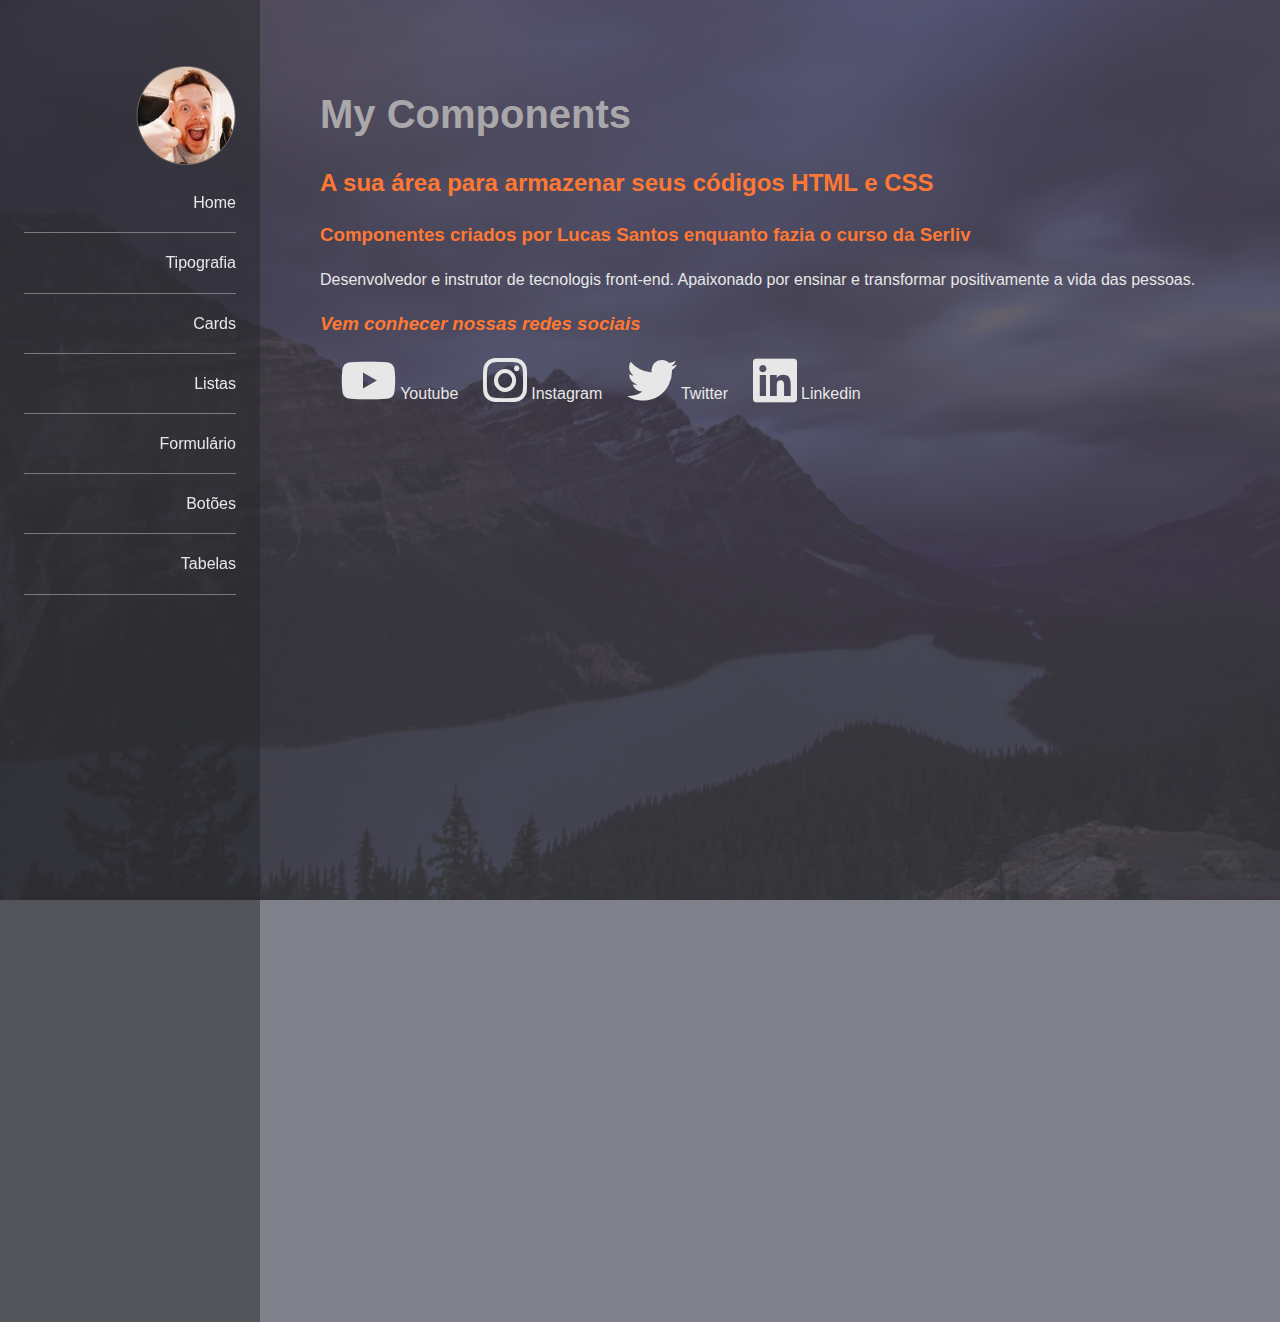
<file: mycomponents/index.html>
<!DOCTYPE html>
<html lang="pt-br">
<head>
    <meta charset="UTF-8">
    <meta name="viewport" content="width=device-width, initial-scale=1.0">
    <link rel="stylesheet" href="./fontawesome-free-6.4.0-web/css/fontawesome.css">
    <link rel="stylesheet" href="./fontawesome-free-6.4.0-web/css/brands.css">
    <link rel="stylesheet" href="./css/reset.css">
    <link rel="stylesheet" href="./css/style.css">
    <title>MyComponents</title>
</head>
<body>

    <header class="main-header">
        <nav class="main-nav">
            <a href="#"><img src="./images/perfil.png" alt="" class="perfil-img"></a>

            <ul class="lista">
                <li><a href="index.html">Home</a></li>
                <li><a href="tipografia.html">Tipografia</a></li>
                <li><a href="cards.html">Cards</a></li>
                <li><a href="listas.html">Listas</a></li>
                <li><a href="formulario.html">Formulário</a></li>
                <li><a href="botoes.html">Botões</a></li>
                <li><a href="tabelas.html">Tabelas</a></li>
            </ul>
        </nav>

    </header>



    <main class="main">
<h1 class="titulo">My Components</h1>
    
<h2 class="sub-titulo">A sua área para armazenar seus códigos HTML e CSS</h2>

<h3 class="texto">Componentes criados por Lucas Santos enquanto fazia o curso da <a href="https://serliv.com/"></a>Serliv</h3>

<p class="paragrafo">Desenvolvedor e instrutor de tecnologis front-end. Apaixonado por ensinar e transformar positivamente a vida das pessoas. </p>

<address class="redes">
    <h3>Vem conhecer nossas redes sociais</h3>
    <p>
        <a href="#"> <i class="fa-brands fa-youtube"></i> Youtube</a>
        <a href="#"> <i class="fa-brands fa-instagram"></i> Instagram</a>
        <a href="#"> <i class="fa-brands fa-twitter"></i> Twitter</a>
        <a href="#"> <i class="fa-brands fa-linkedin"></i> Linkedin</a>

        
    </p>
</address>
</main>
</body>
</html>
</file>
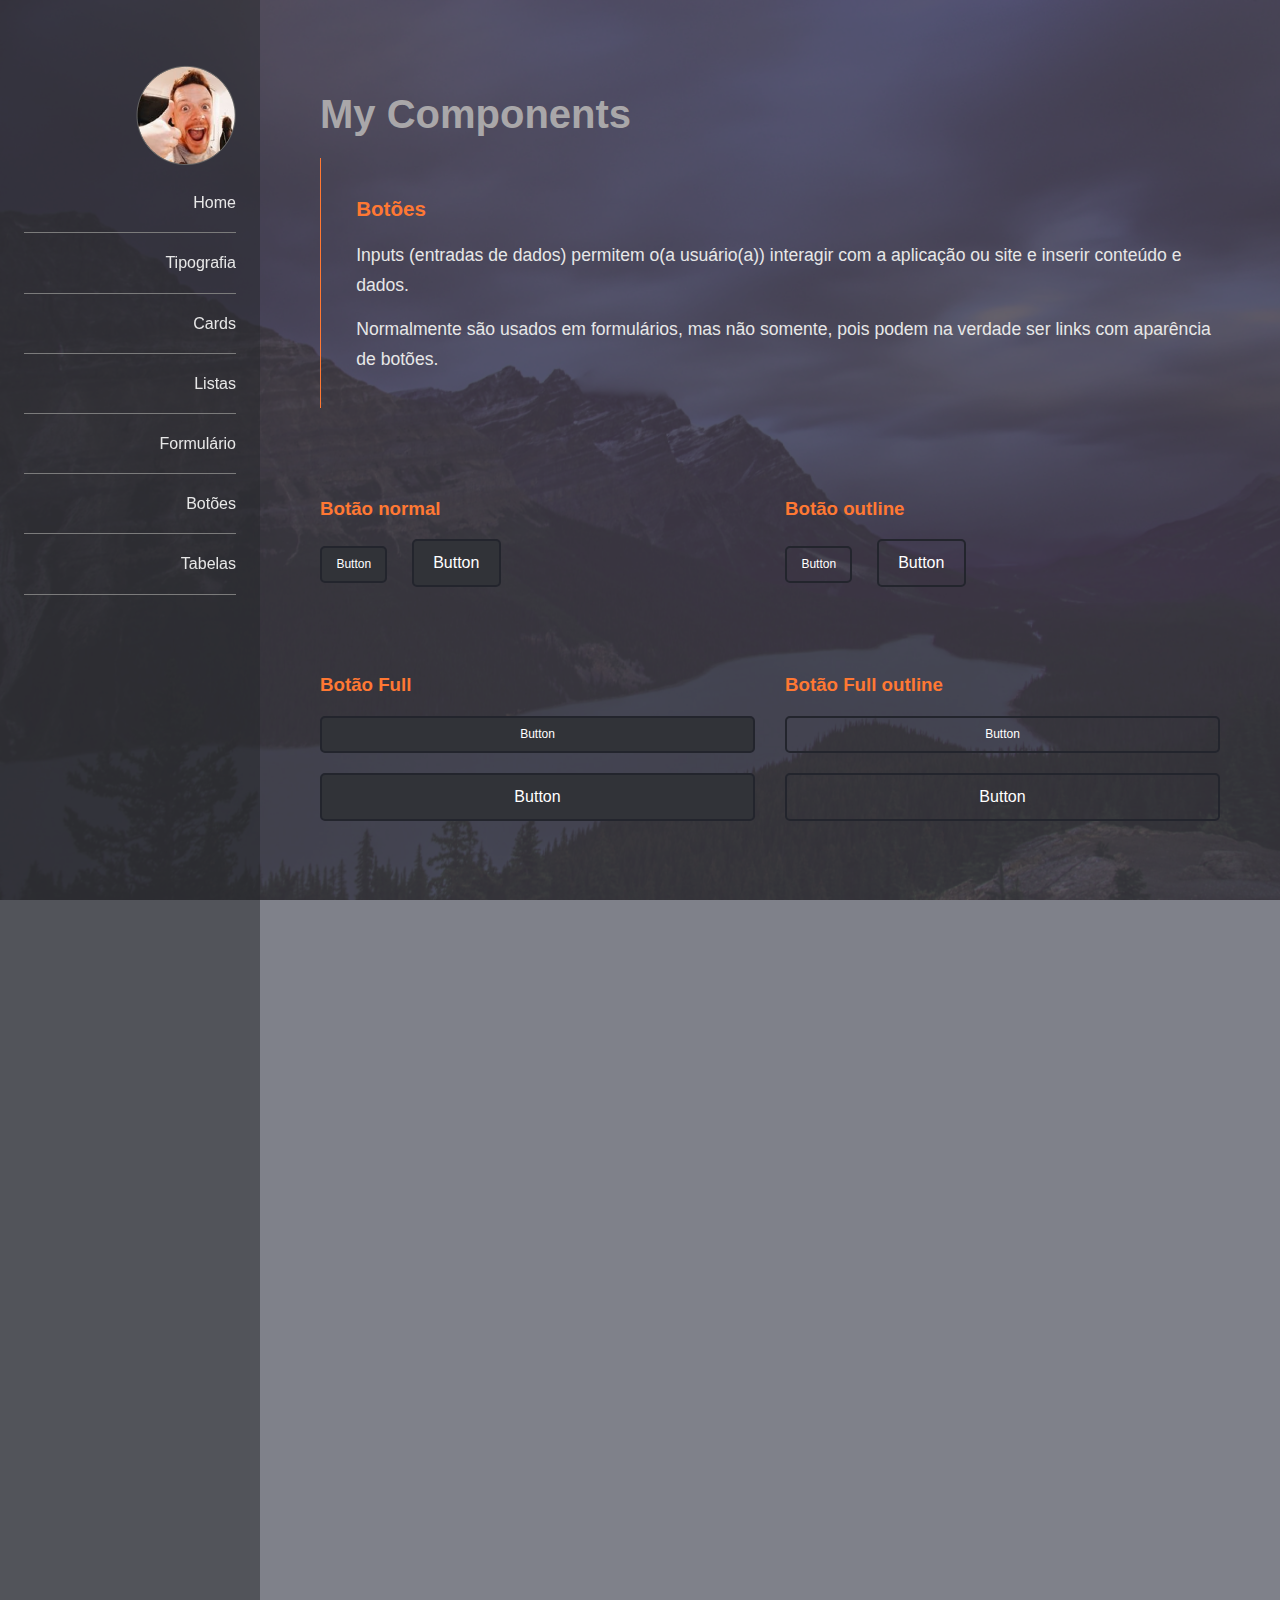
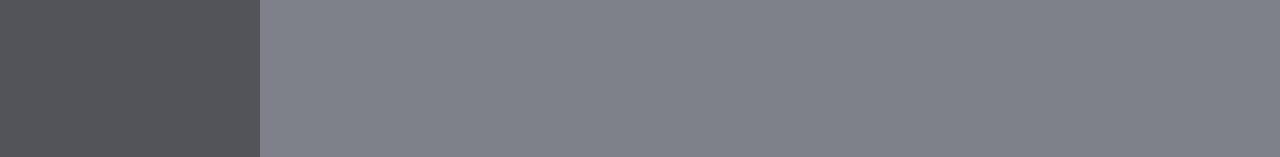
<file: mycomponents/botoes.html>
<!DOCTYPE html>
<html lang="pt-br">
<head>
    <meta charset="UTF-8">
    <meta name="viewport" content="width=device-width, initial-scale=1.0">
    <link rel="stylesheet" href="./css/reset.css">
    <link rel="stylesheet" href="./css/style.css">
    <title>MyComponents</title>
</head>
<body>

    <header class="main-header">
        <nav class="main-nav">
            <a href="#"><img src="./images/perfil.png" alt="" class="perfil-img"></a>

            <ul class="lista">
                <li><a href="index.html">Home</a></li>
                <li><a href="tipografia.html">Tipografia</a></li>
                <li><a href="cards.html">Cards</a></li>
                <li><a href="listas.html">Listas</a></li>
                <li><a href="formulario.html">Formulário</a></li>
                <li><a href="botoes.html">Botões</a></li>
                <li><a href="tabelas.html">Tabelas</a></li>
            </ul>
        </nav>

    </header>



    <main class="main">
<h1 class="titulo">My Components</h1>

<article class="highlight">
    <h3>Botões</h3>
    <p>Inputs (entradas de dados) permitem o(a usuário(a)) interagir com a aplicação ou site e inserir conteúdo e dados.</p>
    <p>Normalmente são usados em formulários, mas não somente, pois podem na verdade ser links com aparência de botões.</p>
</article>

<section>
    <div class="row">
        <article>
            <h3>Botão normal</h3>
            <button class="btn">Button</button>
            <button class="btn btn-big">Button</button>
        </article>

        <article>
            <h3>Botão outline</h3>
            <button class="btn btn-stroke">Button</button>
            <button class="btn btn-stroke btn-big">Button</button>
        </article>
    </div>
</section>


<section>
    <div class="row">
        <article>
            <h3>Botão Full</h3>
            <button class="btn btn-full">Button</button>
            <button class="btn btn-big btn-full">Button</button>
        </article>

        <article>
            <h3>Botão Full outline</h3>
            <button class="btn btn-stroke btn-full">Button</button>
            <button class="btn btn-stroke btn-big btn-full">Button</button>
        </article>
    </div>
</section>
</main>
</body>
</html>
</file>
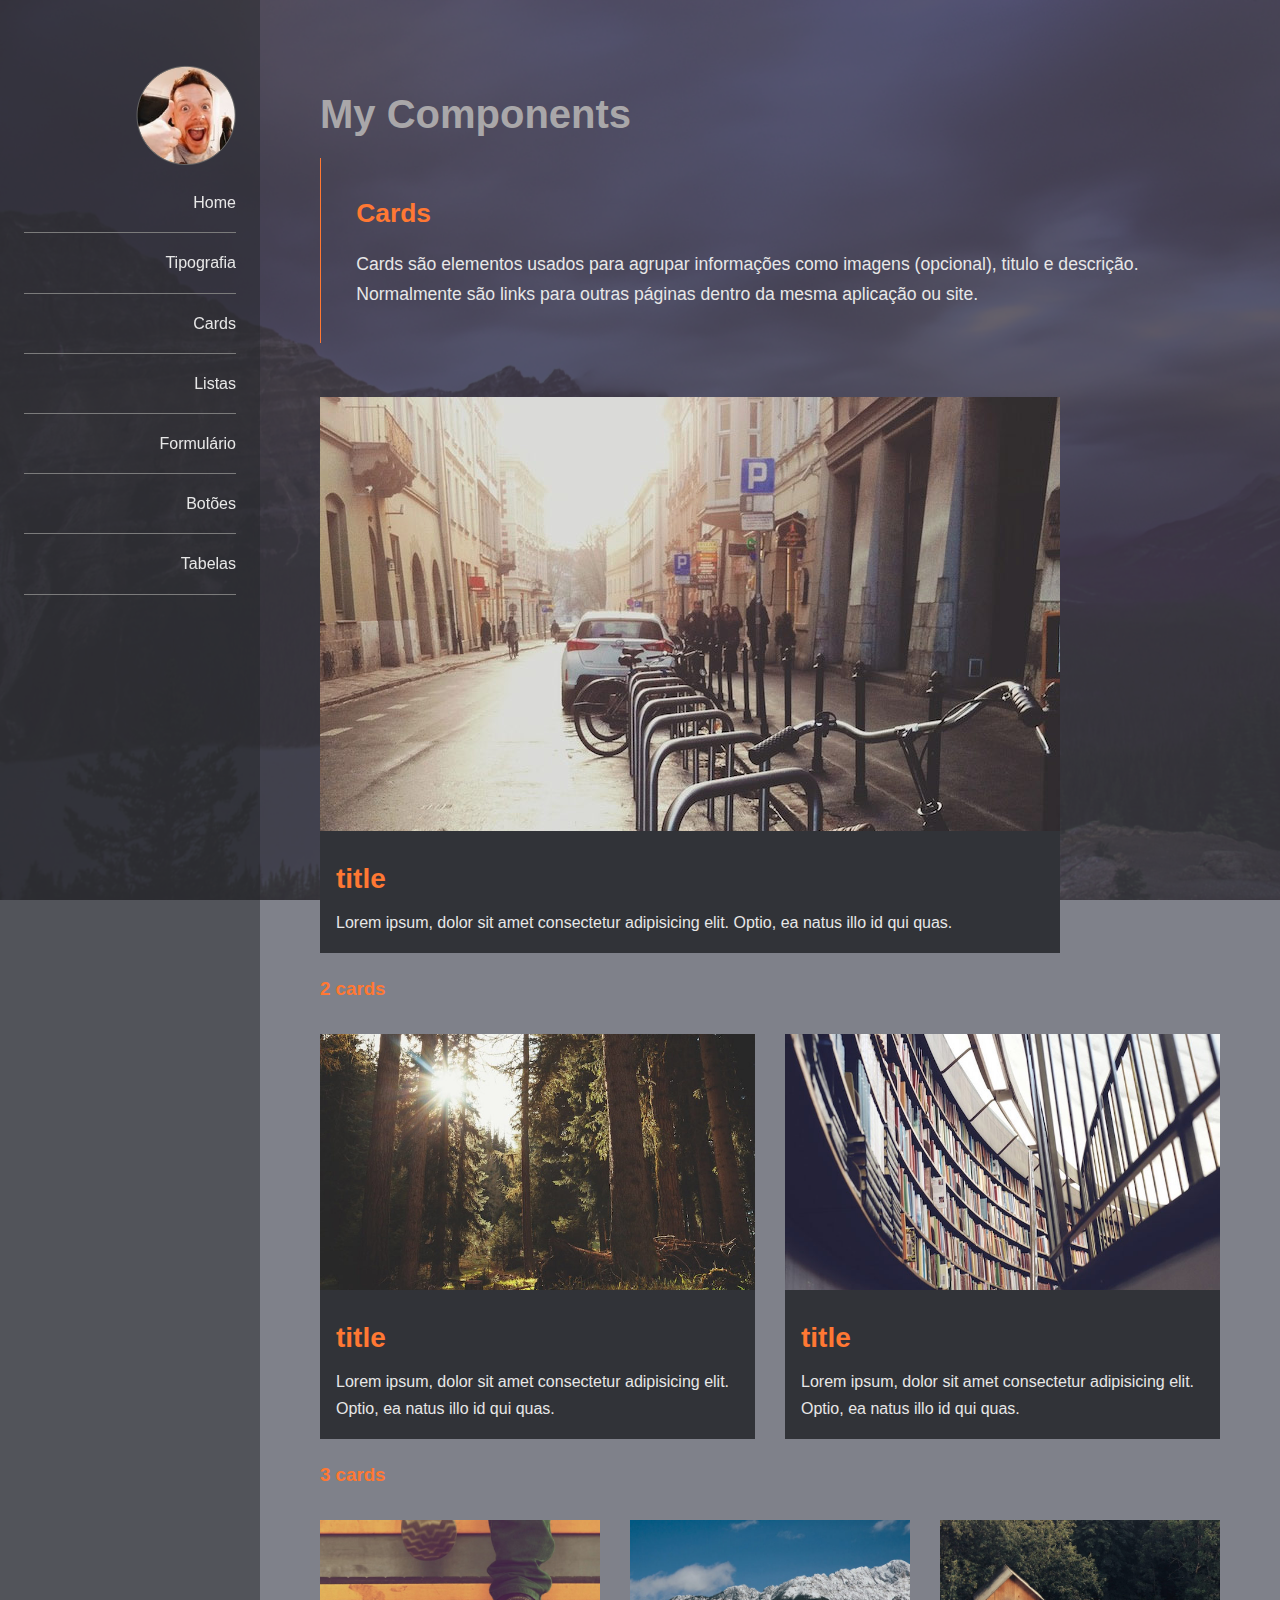
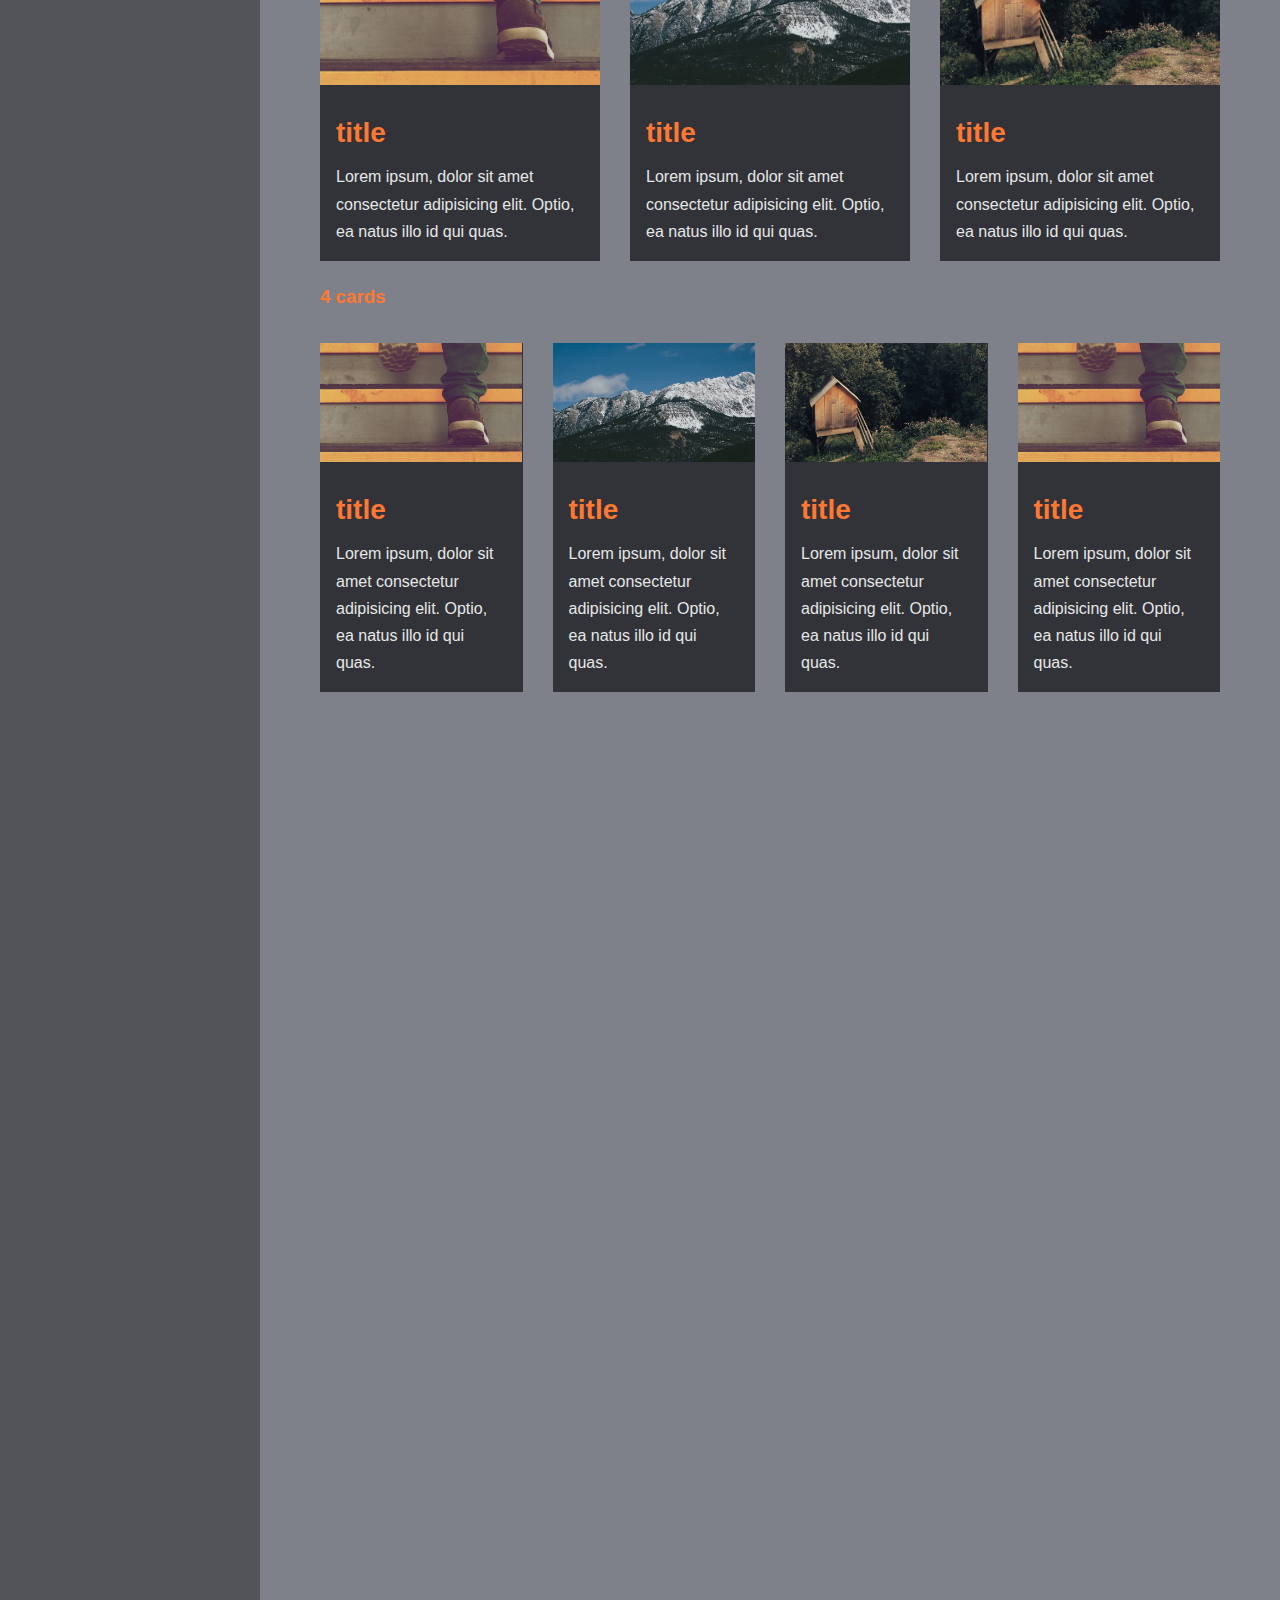
<file: mycomponents/cards.html>
<!DOCTYPE html>
<html lang="pt-br">

<head>
    <meta charset="UTF-8">
    <meta name="viewport" content="width=device-width, initial-scale=1.0">
    <link rel="stylesheet" href="./css/reset.css">
    <link rel="stylesheet" href="./css/style.css">
    <title>MyComponents</title>
</head>

<body>

    <header class="main-header">
        <nav class="main-nav">
            <a href="#"><img src="./images/perfil.png" alt="" class="perfil-img"></a>

            <ul class="lista">
                <li><a href="index.html">Home</a></li>
                <li><a href="tipografia.html">Tipografia</a></li>
                <li><a href="cards.html">Cards</a></li>
                <li><a href="listas.html">Listas</a></li>
                <li><a href="formulario.html">Formulário</a></li>
                <li><a href="botoes.html">Botões</a></li>
                <li><a href="tabelas.html">Tabelas</a></li>
            </ul>
        </nav>

    </header>



    <main class="main">
        <h1 class="titulo">My Components</h1>

        <article class="highlight">
            <h2>Cards</h2>
            <p>
                Cards são elementos usados para agrupar informações como imagens (opcional), titulo e descrição.
                Normalmente são links para outras páginas dentro da mesma aplicação ou site.
            </p>
        </article>

        <section>
            <div class="row">
                <article class="card">
                    <img src="./images/fulls/01.jpg" alt="carrinho">
                    <div class="card_content">
                        <h3 class="card_title">title</h3>
                    
                    <p>Lorem ipsum, dolor sit amet consectetur adipisicing elit. Optio, ea natus illo id qui quas.</p></div>
                </article>
            </div>
        </section>

        <section>
            <h3>2 cards</h3>
            <div class="row">
                <article class="card">
                    <img src="./images/fulls/02.jpg" alt="carrinho">
                    <div class="card_content">
                        <h3 class="card_title">title</h3>
                    
                    <p>Lorem ipsum, dolor sit amet consectetur adipisicing elit. Optio, ea natus illo id qui quas.</p></div>
                </article>

                <article class="card">
                    <img src="./images/fulls/03.jpg" alt="carrinho">
                    <div class="card_content">
                        <h3 class="card_title">title</h3>
                    
                    <p>Lorem ipsum, dolor sit amet consectetur adipisicing elit. Optio, ea natus illo id qui quas.</p></div>
                </article>
            </div>
        </section>

        <section>
            <h3>3 cards</h3>
            <div class="row">
                <article class="card">
                    <img src="./images/fulls/04.jpg" alt="carrinho">
                    <div class="card_content">
                        <h3 class="card_title">title</h3>
                    
                    <p>Lorem ipsum, dolor sit amet consectetur adipisicing elit. Optio, ea natus illo id qui quas.</p></div>
                </article>

                <article class="card">
                    <img src="./images/fulls/05.jpg" alt="carrinho">
                    <div class="card_content">
                        <h3 class="card_title">title</h3>
                    
                    <p>Lorem ipsum, dolor sit amet consectetur adipisicing elit. Optio, ea natus illo id qui quas.</p></div>
                </article>

                <article class="card">
                    <img src="./images/fulls/06.jpg" alt="carrinho">
                    <div class="card_content">
                        <h3 class="card_title">title</h3>
                    
                    <p>Lorem ipsum, dolor sit amet consectetur adipisicing elit. Optio, ea natus illo id qui quas.</p></div>
                </article>
            </div>
        </section>

        <section>
            <h3>4 cards</h3>
            <div class="row">
                <article class="card">
                    <img src="./images/fulls/04.jpg" alt="carrinho">
                    <div class="card_content">
                        <h3 class="card_title">title</h3>
                    
                    <p>Lorem ipsum, dolor sit amet consectetur adipisicing elit. Optio, ea natus illo id qui quas.</p></div>
                </article>

                <article class="card">
                    <img src="./images/fulls/05.jpg" alt="carrinho">
                    <div class="card_content">
                        <h3 class="card_title">title</h3>
                    
                    <p>Lorem ipsum, dolor sit amet consectetur adipisicing elit. Optio, ea natus illo id qui quas.</p></div>
                </article>

                <article class="card">
                    <img src="./images/fulls/06.jpg" alt="carrinho">
                    <div class="card_content">
                        <h3 class="card_title">title</h3>
                    
                    <p>Lorem ipsum, dolor sit amet consectetur adipisicing elit. Optio, ea natus illo id qui quas.</p></div>
                </article>

                <article class="card">
                    <img src="./images/fulls/04.jpg" alt="carrinho">
                    <div class="card_content">
                        <h3 class="card_title">title</h3>
                    
                    <p>Lorem ipsum, dolor sit amet consectetur adipisicing elit. Optio, ea natus illo id qui quas.</p></div>
                </article>
            </div>
        </section>


    </main>
</body>

</html>
</file>
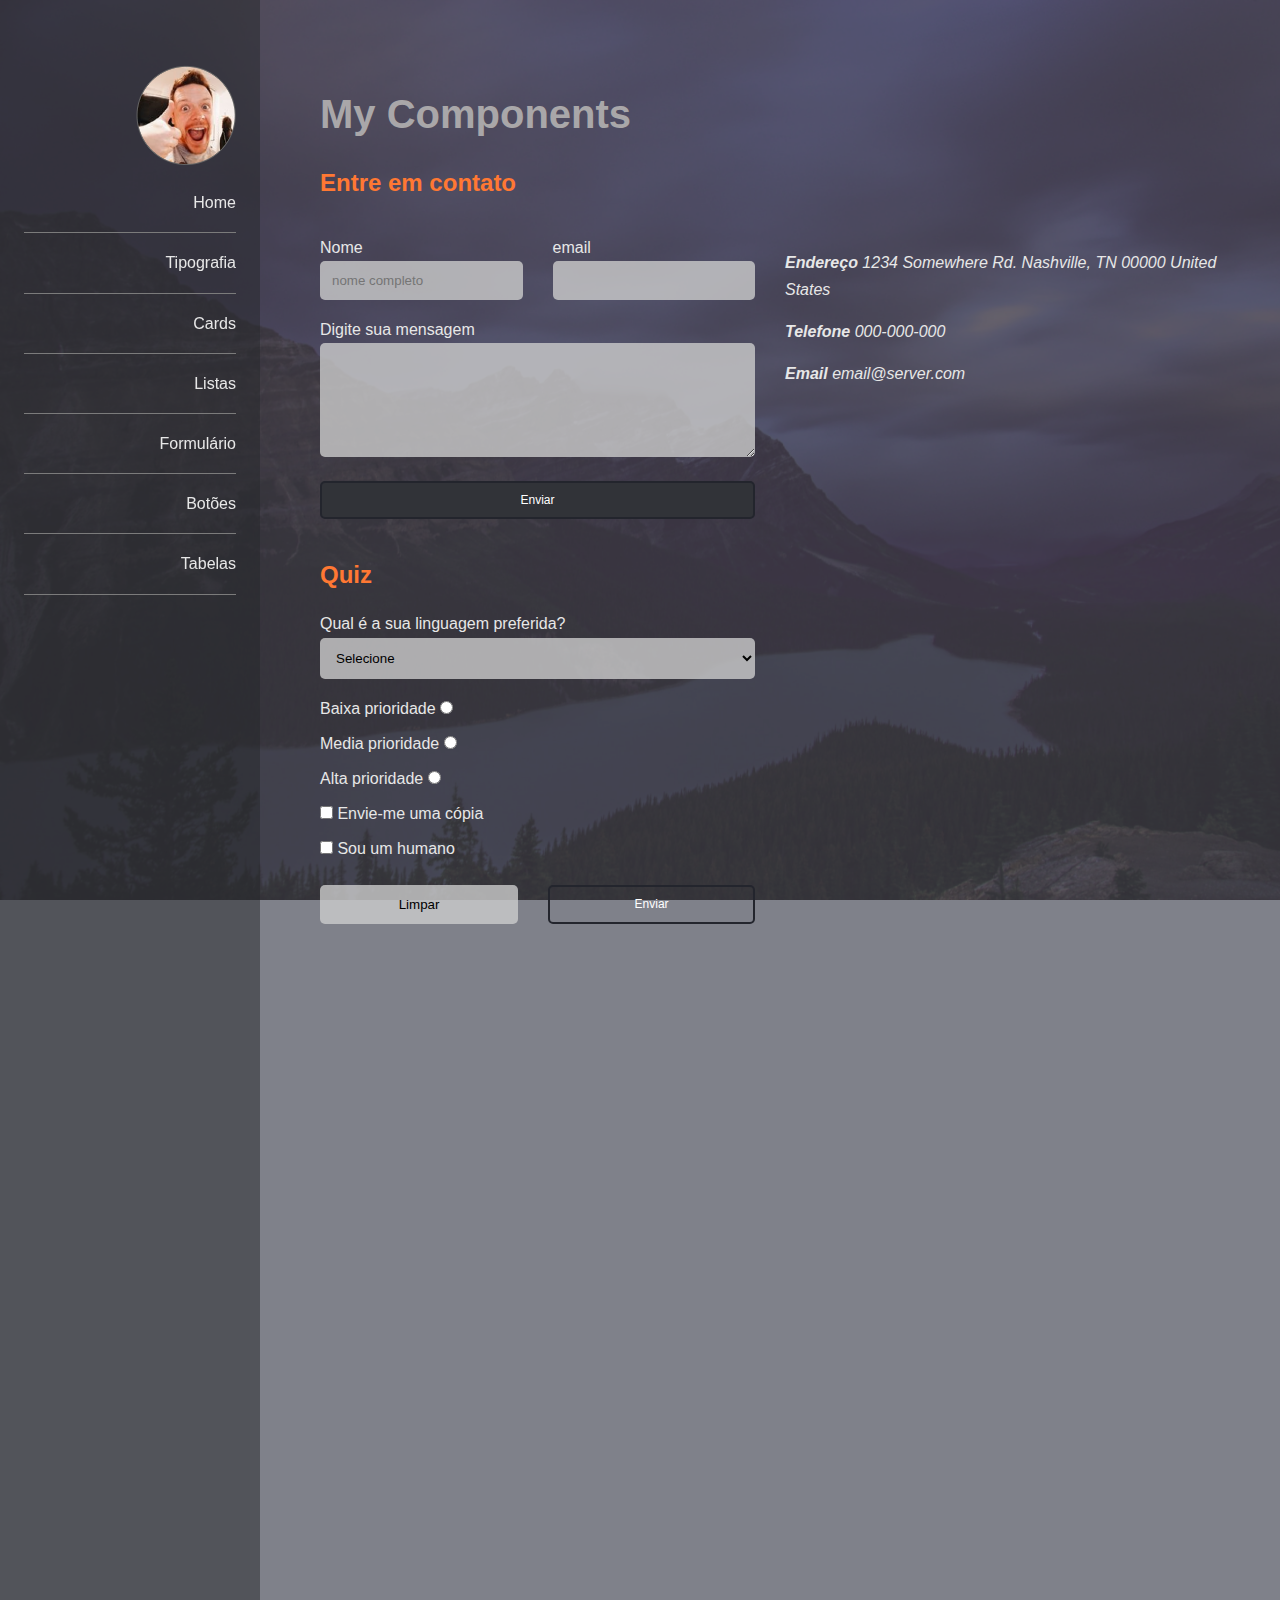
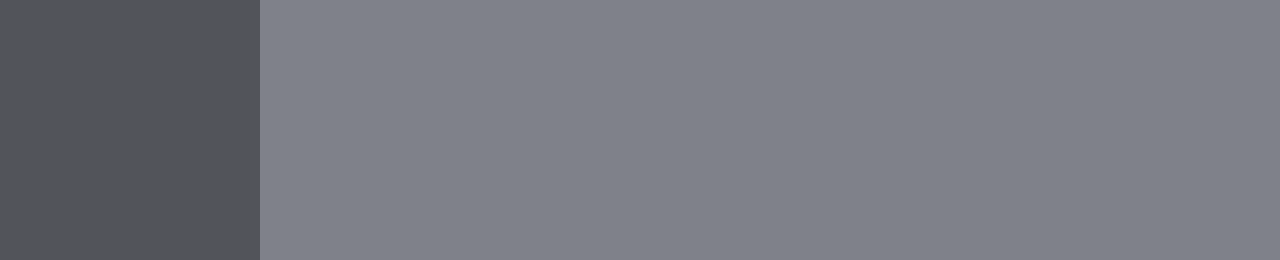
<file: mycomponents/formulario.html>
<!DOCTYPE html>
<html lang="pt-br">

<head>
    <meta charset="UTF-8">
    <meta name="viewport" content="width=device-width, initial-scale=1.0">
    <link rel="stylesheet" href="./css/reset.css">
    <link rel="stylesheet" href="./css/style.css">
    <title>MyComponents</title>
</head>

<body>

    <header class="main-header">
        <nav class="main-nav">
            <a href="#"><img src="./images/perfil.png" alt="" class="perfil-img"></a>

            <ul class="lista">
                <li><a href="index.html">Home</a></li>
                <li><a href="tipografia.html">Tipografia</a></li>
                <li><a href="cards.html">Cards</a></li>
                <li><a href="listas.html">Listas</a></li>
                <li><a href="formulario.html">Formulário</a></li>
                <li><a href="botoes.html">Botões</a></li>
                <li><a href="tabelas.html">Tabelas</a></li>
            </ul>
        </nav>

    </header>



    <main class="main">
        <h1 class="titulo">My Components</h1>

        <section>
            <h2>Entre em contato</h2>
            <div class="row">
                <form action="">
                    <div class="row">
                        <div><label for="nome">Nome</label> <input type="text" name="nome" id="nome"
                                placeholder="nome completo"></div>
                        <div><label for="email">email</label> <input type="email" name="email" id="email" autocomplete="off"></div>
                    </div>

                    <label for="mensagem">Digite sua mensagem</label>
                    <textarea name="mensagem" id="mensagem" rows="6"></textarea>

                    <input type="submit" value="Enviar" class="btn">
                </form>

                <address>
                    <p>
                        <b> Endereço</b> 1234 Somewhere Rd. Nashville, TN 00000 United States
                    </p>
                    <p>
                        <b>Telefone</b> 000-000-000
                    </p>
                    <p>
                        <b>Email</b> email@server.com
                    </p>

                </address>
            </div>
        </section>

        <section>
            <h2>Quiz</h2>
            <form action="" class="form-quiz">
                <label for="tecnologia">Qual é a sua linguagem preferida?</label>
                <select name="tecnologia" id="tecnologia">
                    <option value="null">Selecione</option>
                    <option value="html">HTML</option>
                    <option value="css">CSS</option>
                    <option value="js">JavaScript</option>
                </select>

                <label> Baixa prioridade <input type="radio" name="prioridade" value="baixa"></label>

                <label> Media prioridade <input type="radio" name="prioridade" value="media"></label>

                <label> Alta prioridade <input type="radio" name="prioridade" value="alta"></label>

                <label>
                    <input type="checkbox" name="copy" value="true"> Envie-me uma cópia
                </label>

                <label>
                    <input type="checkbox" name="humano" value="true"> Sou um humano
                </label>

                <div class="row">
                    <input type="reset" value="Limpar">
                    <input type="submit" value="Enviar" class="btn btn-stroke">
                </div>
            </form>
        </section>

    </main>
</body>

</html>
</file>
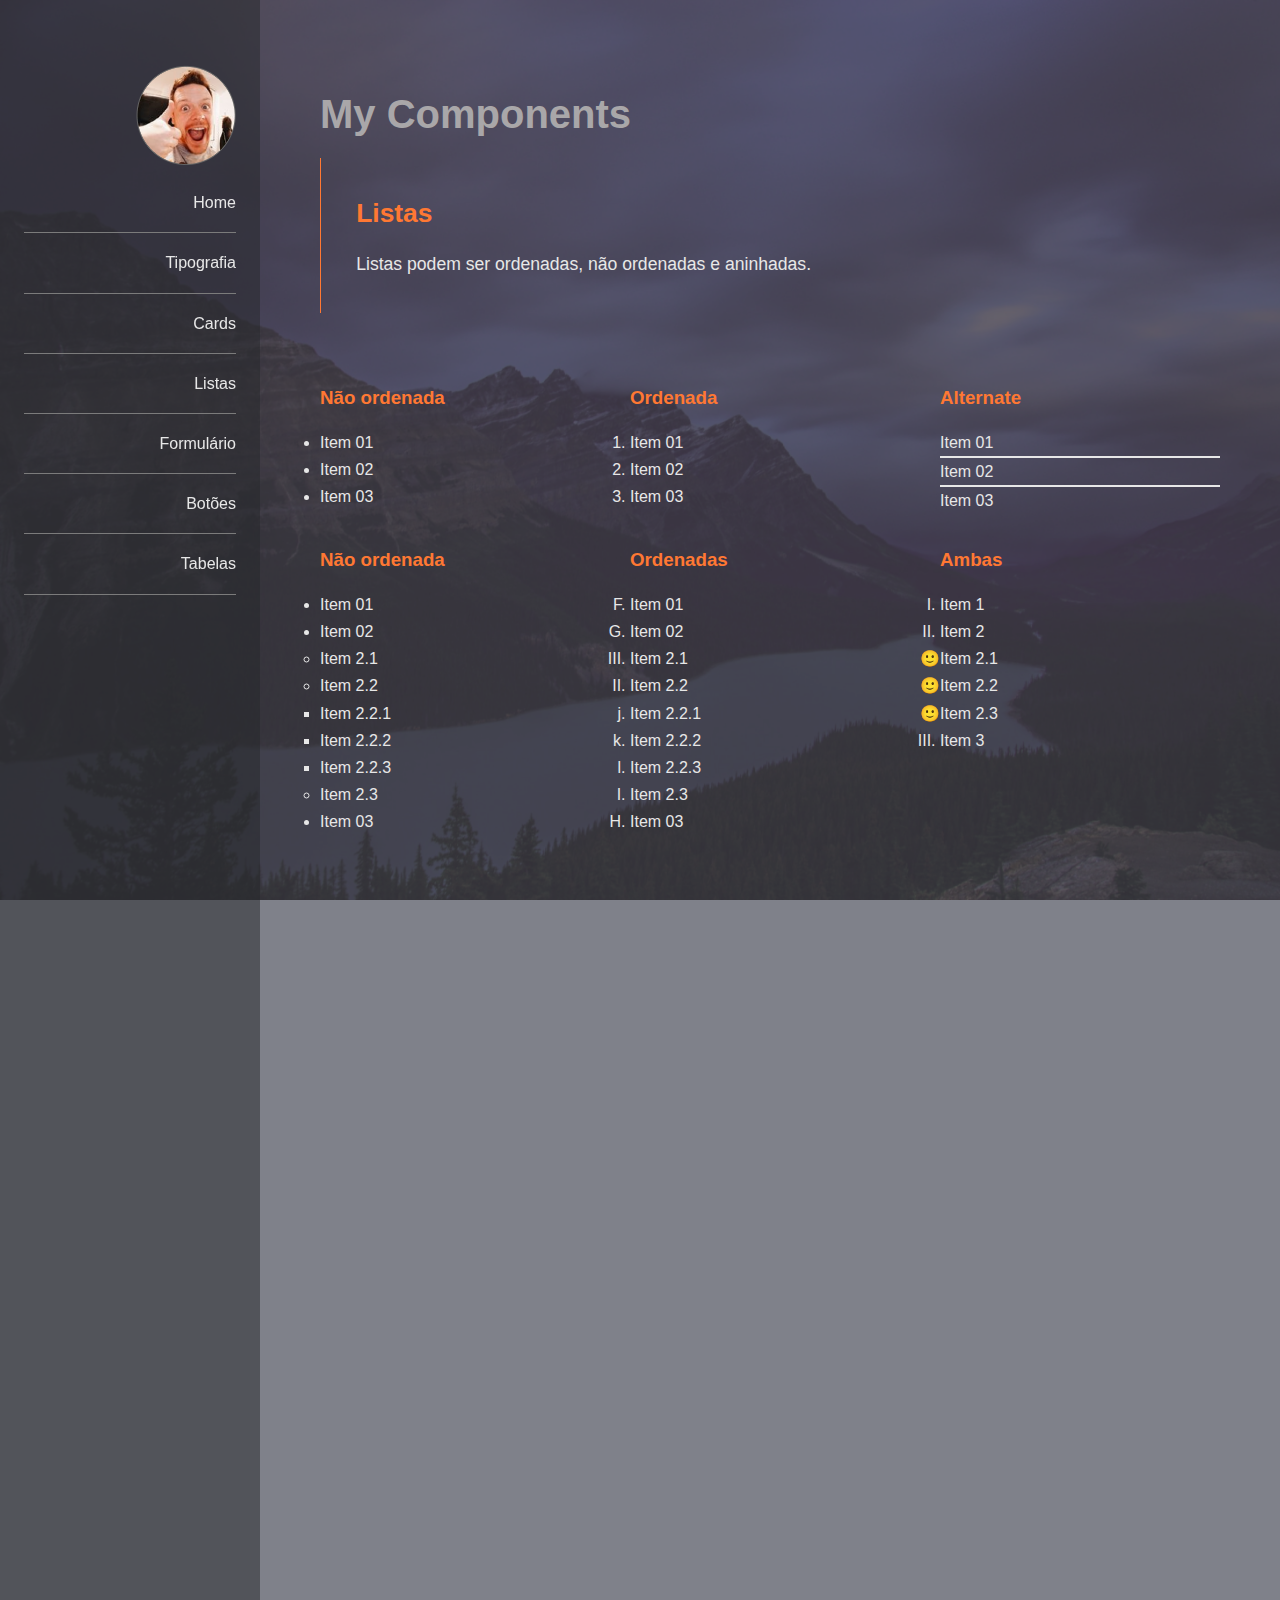
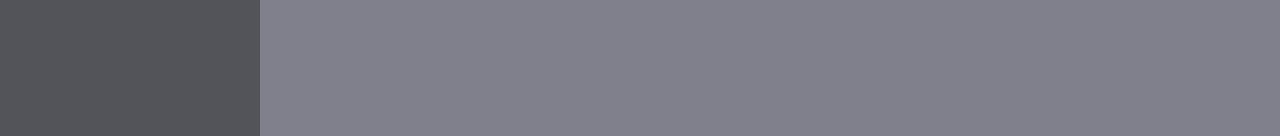
<file: mycomponents/listas.html>
<!DOCTYPE html>
<html lang="pt-br">

<head>
    <meta charset="UTF-8">
    <meta name="viewport" content="width=device-width, initial-scale=1.0">
    <link rel="stylesheet" href="./css/reset.css">
    <link rel="stylesheet" href="./css/style.css">
    <title>MyComponents</title>
</head>

<body>

    <header class="main-header">
        <nav class="main-nav">
            <a href="#"><img src="./images/perfil.png" alt="" class="perfil-img"></a>

            <ul class="lista">
                <li><a href="index.html">Home</a></li>
                <li><a href="tipografia.html">Tipografia</a></li>
                <li><a href="cards.html">Cards</a></li>
                <li><a href="listas.html">Listas</a></li>
                <li><a href="formulario.html">Formulário</a></li>
                <li><a href="botoes.html">Botões</a></li>
                <li><a href="tabelas.html">Tabelas</a></li>
            </ul>
        </nav>

    </header>



    <main class="main">
        <h1 class="titulo">My Components</h1>

        <article class="highlight">
            <h2>Listas</h2>
            <p>Listas podem ser ordenadas, não ordenadas e aninhadas.</p>
        </article>

        <div class="row">
            <div>
                <h3>Não ordenada</h3>
                <ul>
                    <li>Item 01</li>
                    <li>Item 02</li>
                    <li>Item 03</li>
                </ul>
            </div>

            <div>
                <h3 start="3">Ordenada</h3>
                <ol>
                    <li>Item 01</li>
                    <li>Item 02</li>
                    <li>Item 03</li>
                </ol>
            </div>

            <div>
                <h3>Alternate</h3>
                <ul class="alternate">
                    <li>Item 01</li>
                    <li>Item 02</li>
                    <li>Item 03</li>
                </ul>
            </div>
        </div>
        <div class="row">
            <div>
                <h3>Não ordenada</h3>
                <ul>
                    <li>Item 01</li>
                    <li>Item 02
                        <ul>
                            <li>Item 2.1</li>
                            <li>Item 2.2</li>
                            <ul>
                                <li>Item 2.2.1</li>
                                <li>Item 2.2.2</li>
                                <li>Item 2.2.3</li>
                            </ul>
                            <li>Item 2.3</li>
                        </ul>
                    </li>
                    <li>Item 03</li>
                </ul>
            </div>

          <div>
            <h3>Ordenadas</h3>
            <ol start="6" type="A">
                <li>Item 01</li>
                <li>Item 02
                    <ol type="I" reversed>
                        <li>Item 2.1</li>
                        <li>Item 2.2
                            <ol start="10" type="a">
                                <li>Item 2.2.1</li>
                                <li>Item 2.2.2</li>
                                <li>Item 2.2.3</li>
                            </ol>
                        </li>
                        <li>Item 2.3</li>
                    </ol>
                </li>
                <li>Item 03</li>
            </ol>
          </div>  

          <div>
            <h3>Ambas</h3>
            <ol class="roman">
                <li>Item 1</li>
                <li>Item 2
                    <ul class="list-emoji">
                        <li>Item 2.1</li>
                        <li>Item 2.2</li>
                        <li>Item 2.3</li>
                    </ul>
                </li>
                <li>Item 3</li>
            </ol>
          </div>

        </div>
    </main>
</body>

</html>
</file>
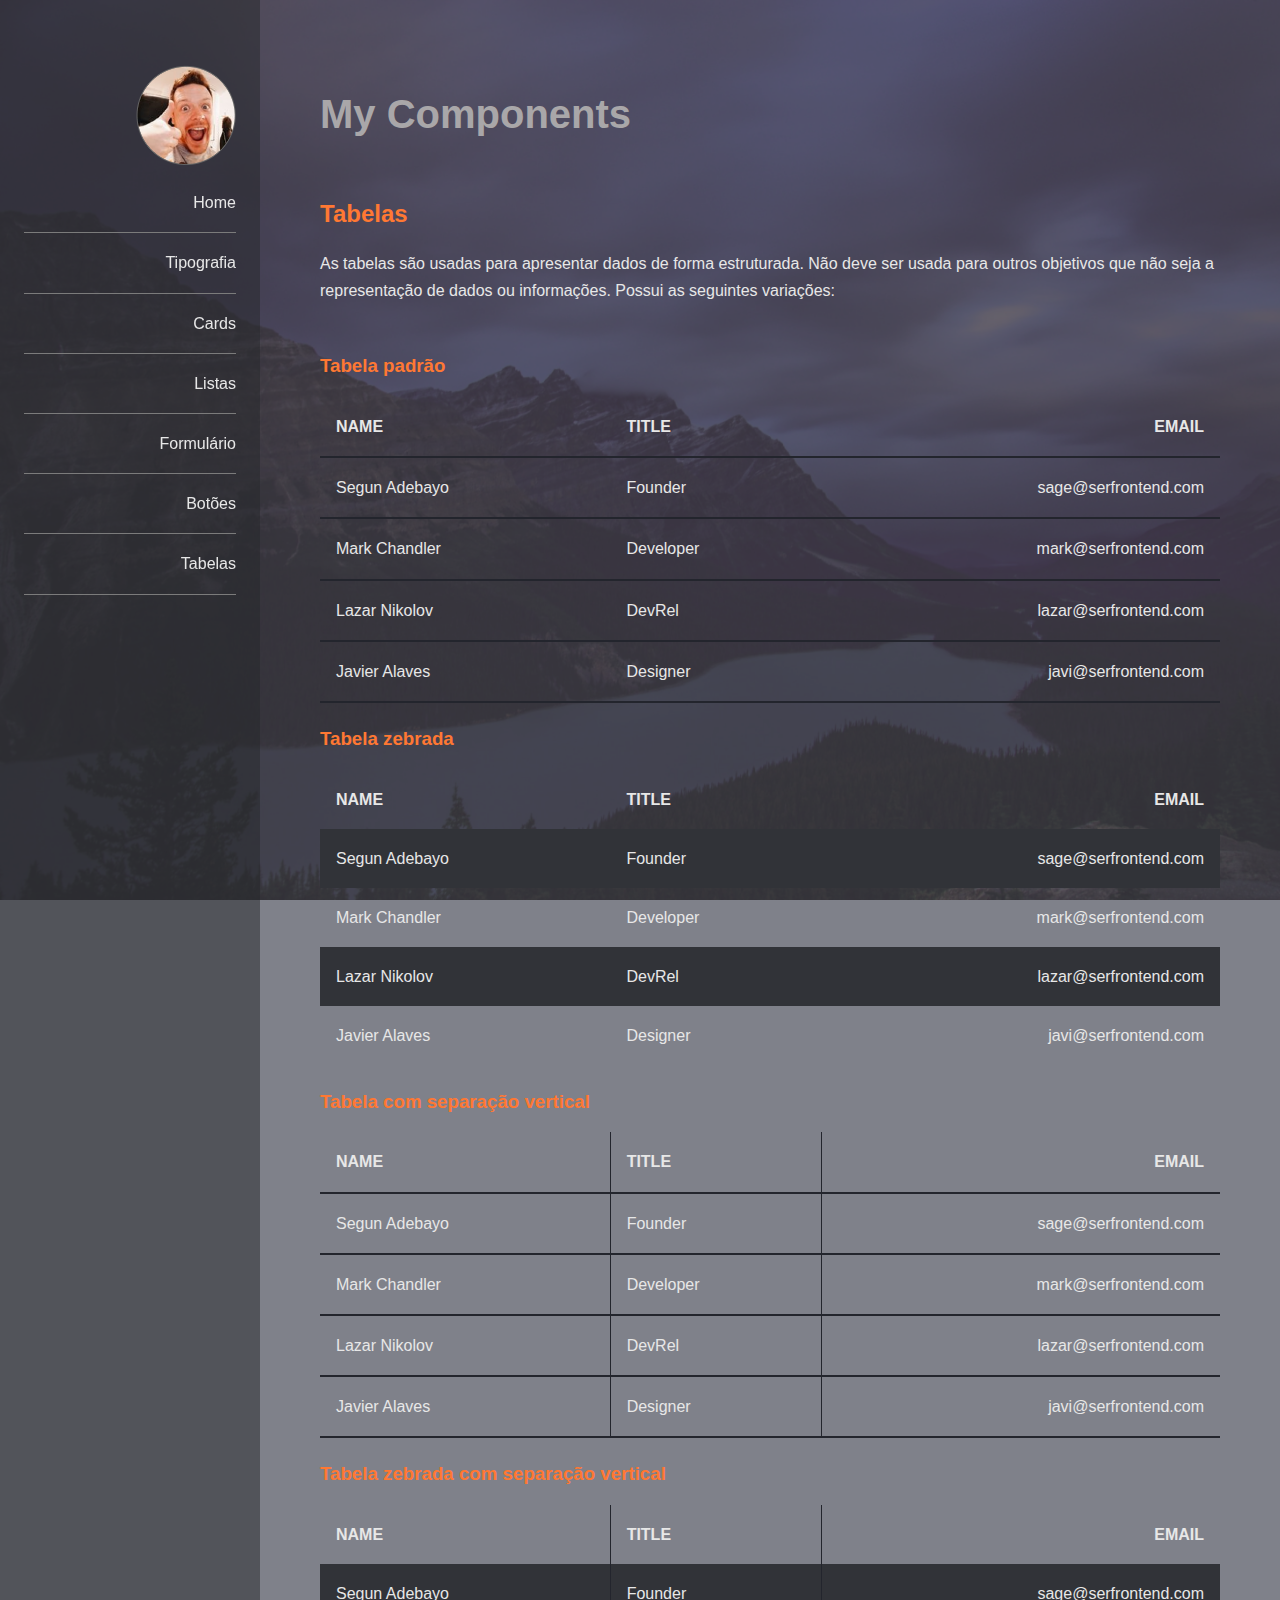
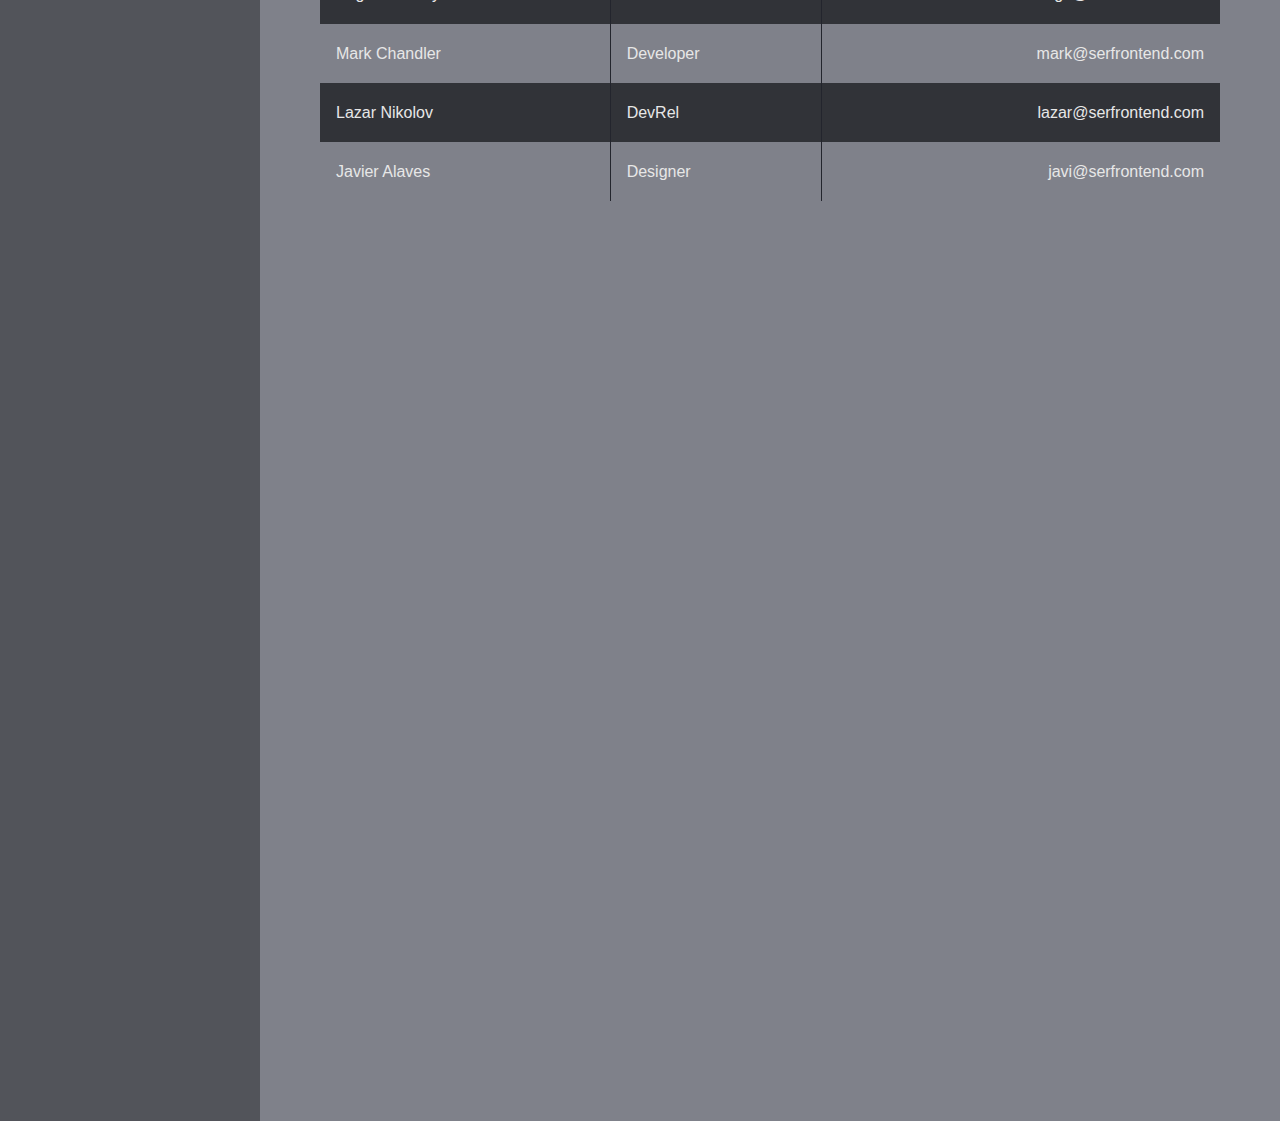
<file: mycomponents/tabelas.html>
<!DOCTYPE html>
<html lang="pt-br">
<head>
    <meta charset="UTF-8">
    <meta name="viewport" content="width=device-width, initial-scale=1.0">
    <link rel="stylesheet" href="./css/reset.css">
    <link rel="stylesheet" href="./css/style.css">
    <title>MyComponents</title>
</head>
<body>

    <header class="main-header">
        <nav class="main-nav">
            <a href="#"><img src="./images/perfil.png" alt="" class="perfil-img"></a>

            <ul class="lista">
                <li><a href="index.html">Home</a></li>
                <li><a href="tipografia.html">Tipografia</a></li>
                <li><a href="cards.html">Cards</a></li>
                <li><a href="listas.html">Listas</a></li>
                <li><a href="formulario.html">Formulário</a></li>
                <li><a href="botoes.html">Botões</a></li>
                <li><a href="tabelas.html">Tabelas</a></li>
            </ul>
        </nav>

    </header>



    <main class="main">
        <h1>My Components</h1>

        <article class="hightlight">
            <h2>Tabelas</h2>
            <p>As tabelas são usadas para apresentar dados de forma estruturada. Não deve ser usada para outros
                objetivos que não seja a representação de dados ou informações. Possui as seguintes variações:
            </p>

        </article>

        <section>

            <h3>Tabela padrão</h3>

            <table class="table">
                <thead>
                    <tr>
                        <th>Name</th>
                        <th>Title</th>
                        <th>Email</th>
                    </tr>
                </thead>

                <tbody>
                    <tr>
                        <td>Segun Adebayo</td>
                        <td>Founder</td>
                        <td>sage@serfrontend.com</td>
                    </tr>
                    <tr>
                        <td>Mark Chandler</td>
                        <td>Developer</td>
                        <td>mark@serfrontend.com</td>
                    </tr>
                    <tr>
                        <td>Lazar Nikolov</td>
                        <td>DevRel</td>
                        <td>lazar@serfrontend.com</td>
                    </tr>
                    <tr>
                        <td>Javier Alaves</td>
                        <td>Designer</td>
                        <td>javi@serfrontend.com</td>
                    </tr>
                </tbody>
            </table>
        </section>


        <section>

            <h3>Tabela zebrada</h3>

            <table class="table table-alternate">
                <thead>
                    <tr>
                        <th>Name</th>
                        <th>Title</th>
                        <th>Email</th>
                    </tr>
                </thead>

                <tbody>
                    <tr>
                        <td>Segun Adebayo</td>
                        <td>Founder</td>
                        <td>sage@serfrontend.com</td>
                    </tr>
                    <tr>
                        <td>Mark Chandler</td>
                        <td>Developer</td>
                        <td>mark@serfrontend.com</td>
                    </tr>
                    <tr>
                        <td>Lazar Nikolov</td>
                        <td>DevRel</td>
                        <td>lazar@serfrontend.com</td>
                    </tr>
                    <tr>
                        <td>Javier Alaves</td>
                        <td>Designer</td>
                        <td>javi@serfrontend.com</td>
                    </tr>
                </tbody>
            </table>
        </section>

        <section>

            <h3>Tabela com separação vertical</h3>

            <table class="table table-verticalLines">
                <thead>
                    <tr>
                        <th>Name</th>
                        <th>Title</th>
                        <th>Email</th>
                    </tr>
                </thead>

                <tbody>
                    <tr>
                        <td>Segun Adebayo</td>
                        <td>Founder</td>
                        <td>sage@serfrontend.com</td>
                    </tr>
                    <tr>
                        <td>Mark Chandler</td>
                        <td>Developer</td>
                        <td>mark@serfrontend.com</td>
                    </tr>
                    <tr>
                        <td>Lazar Nikolov</td>
                        <td>DevRel</td>
                        <td>lazar@serfrontend.com</td>
                    </tr>
                    <tr>
                        <td>Javier Alaves</td>
                        <td>Designer</td>
                        <td>javi@serfrontend.com</td>
                    </tr>
                </tbody>
            </table>
        </section>

        <section>

            <h3>Tabela zebrada com separação vertical</h3>

            <table class="table table-alternate table-verticalLines">
                <thead>
                    <tr>
                        <th>Name</th>
                        <th>Title</th>
                        <th>Email</th>
                    </tr>
                </thead>

                <tbody>
                    <tr>
                        <td>Segun Adebayo</td>
                        <td>Founder</td>
                        <td>sage@serfrontend.com</td>
                    </tr>
                    <tr>
                        <td>Mark Chandler</td>
                        <td>Developer</td>
                        <td>mark@serfrontend.com</td>
                    </tr>
                    <tr>
                        <td>Lazar Nikolov</td>
                        <td>DevRel</td>
                        <td>lazar@serfrontend.com</td>
                    </tr>
                    <tr>
                        <td>Javier Alaves</td>
                        <td>Designer</td>
                        <td>javi@serfrontend.com</td>
                    </tr>
                </tbody>
            </table>
        </section>



    </main>


</body>

</html>
</file>
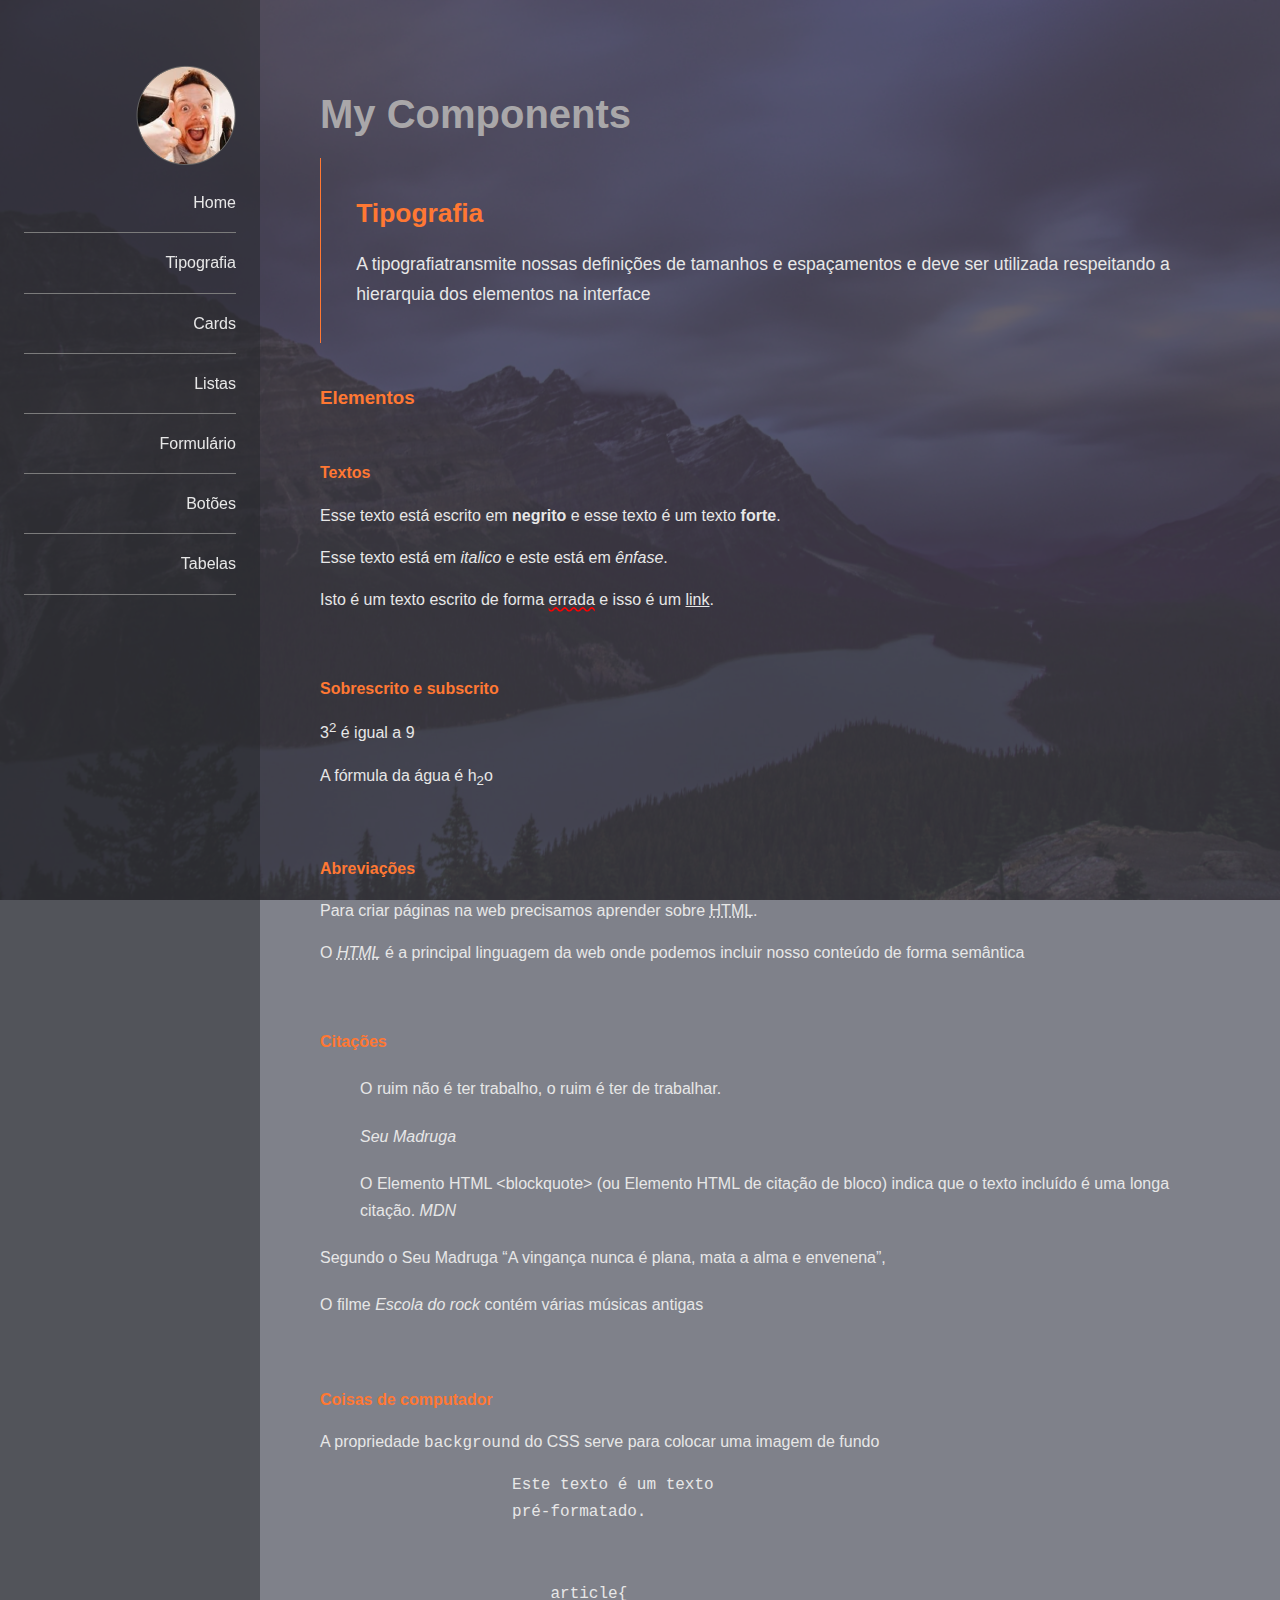
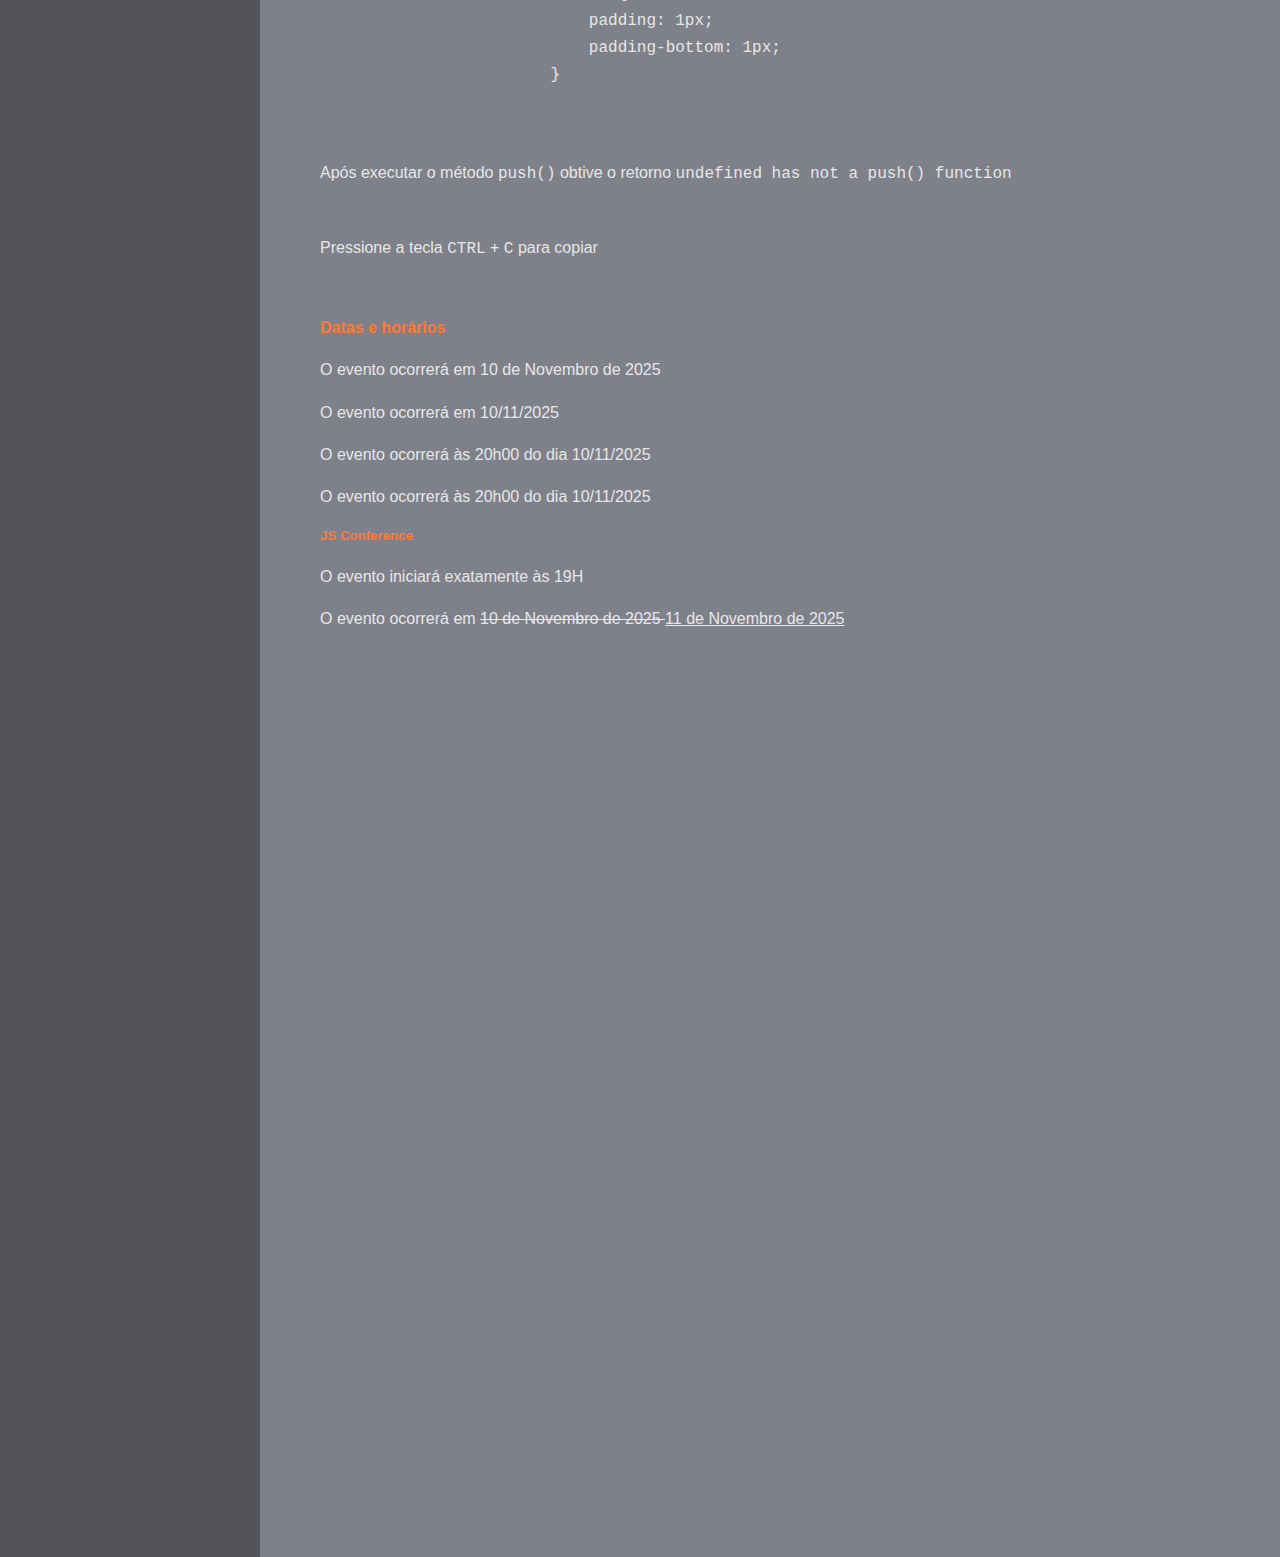
<file: mycomponents/tipografia.html>
<!DOCTYPE html>
<html lang="pt-br">

<head>
    <meta charset="UTF-8">
    <meta name="viewport" content="width=device-width, initial-scale=1.0">
    <link rel="stylesheet" href="./css/reset.css">
    <link rel="stylesheet" href="./css/style.css">
    <title>MyComponents</title>
</head>

<body>

    <header class="main-header">
        <nav class="main-nav">
            <a href="#"><img src="./images/perfil.png" alt="" class="perfil-img"></a>

            <ul class="lista">
                <li><a href="index.html">Home</a></li>
                <li><a href="tipografia.html">Tipografia</a></li>
                <li><a href="cards.html">Cards</a></li>
                <li><a href="listas.html">Listas</a></li>
                <li><a href="formulario.html">Formulário</a></li>
                <li><a href="botoes.html">Botões</a></li>
                <li><a href="tabelas.html">Tabelas</a></li>
            </ul>
        </nav>

    </header>



    <main class="main">
        <h1 class="titulo">My Components</h1>

        <article class="highlight">
            <h2>Tipografia</h2>
            <p>A tipografiatransmite nossas definições de tamanhos e espaçamentos e deve ser utilizada respeitando a
                hierarquia dos elementos na interface</p>
        </article>

        <section>
            <h3>Elementos</h3>
            <article>
                <h4>Textos</h4>
                <p>Esse texto está escrito em <b>negrito</b> e esse texto é um texto <strong>forte</strong>.</p>
                <p>Esse texto está em <i>italico</i> e este está em <em>ênfase</em>.</p>
                <p>Isto é um texto escrito de forma <u class="underline">errada</u> e isso é um <a href="#"
                        class="link">link</a>.</p>
            </article>

            <article>
                <h4>Sobrescrito e subscrito</h4>
                <p>3<sup>2</sup> é igual a 9</p>
                <p>A fórmula da água é h<sub>2</sub>o</p>
            </article>

            <article>
                <h4>Abreviações</h4>
                <p>Para criar páginas na web precisamos aprender sobre <a href="#html"><abbr
                            title="HipperText Markup Languange">HTML</abbr></a>.
                </p>

                <p>O <dfn id="html">
                        <abbr title="HipperText Markup Languange">HTML</abbr></dfn>
                    é a principal linguagem da web onde podemos incluir nosso conteúdo de forma semântica</p>
            </article>


            <article class="citacoes">
                <h4>Citações</h4>
                <blockquote class="quote">
                    <p>O ruim não é ter trabalho, o ruim é ter de trabalhar.</p>
                    <cite>Seu Madruga</cite>
                </blockquote>


                <blockquote cite="https://developer.mozilla.org/pt-BR/docs/Web/HTML/Element/cite" class="quote">
                    O Elemento HTML &lt;blockquote&gt; (ou Elemento HTML de citação de bloco) indica que o texto
                    incluído é
                    uma longa citação.
                    <cite>MDN</cite>
                </blockquote>

                <p>Segundo o Seu Madruga <q>A vingança nunca é plana, mata a alma e envenena</q>,</p>

                <p>O filme <cite>Escola do rock</cite> contém várias músicas antigas</p>
            </article>

            <article>
                <h4>Coisas de computador</h4>


                <p>A propriedade <code>background</code> do CSS serve para colocar uma imagem de fundo</p>

                <pre>
                    Este texto é um texto
                    pré-formatado.
                </pre>

                <pre>
                    <code>
                        article{
                            padding: 1px;
                            padding-bottom: 1px;
                        }
                    </code>
                </pre>

                <p>
                    Após executar o método <code>push()</code> obtive o retorno <samp lang="en-us">undefined has not a
                        push() function</samp>
                </p>
            </article>
            <p>Pressione a tecla <kbd>CTRL</kbd> + <kbd>C</kbd> para copiar</p>
        </section>

        <article>
            <h4>Datas e horários</h4>

            <p>O evento ocorrerá em <time datetime="2025-11-19"> 10 de Novembro de 2025</time></p>

            <p>O evento ocorrerá em <time datetime="2025-11-19">10/11/2025</time></p>

            <p>O evento ocorrerá às <time datetime="2025-11-19T20:00:00">20h00 do dia 10/11/2025</time></p>

            <p>O evento ocorrerá às <time datetime="2025-11-19T20:00:00-03:00">20h00 do dia 10/11/2025</time></p>

            <h5 lang="en-us">JS Conference</h5>
            <p>O evento iniciará exatamente às <time datetime="19:00">19H</time></p>

            <p>O evento ocorrerá em <del> 10 de Novembro de 2025  </del> <ins> <time datetime="2025-11-19">  11 de Novembro de 2025 </time> </ins></p>


        </article>


    </main>
</body>

</html>
</file>
<file: mycomponents/css/style.css>
:root{
    --primary-color: #FF7833;
    --secondary-color: #313338;
    --secondary-color-light: #444856;
    --secondary-color-dark: #23252d;

    --default-gap: 3rem;
}

html{
    font-size: 62.5%;
}

body{
    display: flex;
    color: #e7e7e7;
    background-color: #cccc;
    font-family: 'Lucida Sans', 'Lucida Sans Regular', 'Lucida Grande', 'Lucida Sans Unicode', Geneva, Verdana, sans-serif;
    min-height: 100vh;
    line-height: 1.7;

    background-image: url(../images/bg-unsplash.png);
    background-repeat: no-repeat;
    background-size: cover;
    background-attachment: fixed;
}

h1{
    font-size: 4rem;
    color: #a9a7a9;
    margin-top: 2rem;
    margin-bottom: 3rem;
}

h2, 
h3, 
h4, 
h5, 
h6{
    color: var(--primary-color);
}

h2{
    margin-top: 1rem;
}

.highlight{
    border-left: 1px solid var(--primary-color);
    font-size: 1.1em;
    padding-left: 2em;
    margin-bottom: 2.2em;
}

article{
    padding: 1em 0;
}

section{
    margin-bottom: 2rem;
}

h1, h2, h3, h4, h5, h6, p{
    margin: 1.5rem 0;
}

.titulo,
.texto,
.paragrafo{
    margin-bottom: 1rem;
}

.main-header{
    flex: 0 0 26rem;
    background-color: rgba(49, 51, 59, .8);
}

.main-header ul li{
    list-style: none;
}

.main{
    background-color: rgba(68, 72, 86, .6);
    flex: 1 0;
    padding: 6.5rem 6rem 100vh; 
}

a{
    color: inherit;
}


.main, 
.main-header{
    font-size: 1.6rem;
}

.perfil-img{
    max-width: 10rem;
}

.main-nav{
    text-align: right;
    padding: 6.5rem 2.4rem 2.4rem;
    position: sticky;
    top: 0;
    left: 0;
}

.main-nav ul{
    padding: 0;
}

.main-nav ul a{
    display: block;
    padding: 1.2rem 0;
    transition: padding-right .2s, background-color .4s;
    background-color: transparent;
}

.main-nav ul a:hover,
.main-nav ul a:focus{
    background-color: var(--secondary-color-light);
    padding-right: 1rem;
}

.main-nav li{
    border-bottom: 1px solid #7b7b7b;
    padding: .4rem 0;
}

.underline{
    text-decoration: red wavy underline;
}

.link{
    text-decoration: underline;
}


.citacoes blockquote, .citacoes p{
    margin: 2rem 0;
}

.citacoes .quote{
    margin-left: 4rem;
}

.card{
    max-width: 740px;
    background-color: var(--secondary-color);
    padding: 0;
}

.card_content{
    padding: 1em;
}

.card_content p,
.card_title{
    margin: 0;
}

.card_title{
    font-size: 1.75em;
    margin-bottom: .25em;
}

.card img{
    max-width: 100%;
}

.row{
    display: flex;
    gap: var(--default-gap);
    padding-top: 1.5rem;
    justify-content: space-between;
}

.row .row{
    padding-top: 0;
}

.row > *{
    flex-grow: 1;
    flex-shrink: 0;
    flex-basis: 0%;
}

.alternate{
    list-style: none;
    padding-left: 0;
}

.alternate li{
    padding: 0;
}

.alternate li:not(:last-child){
    border-bottom: 2px solid;
}

.roman{
    list-style-type: upper-roman;
}

.list-emoji{
    list-style-type: "\1F642";
}

input,
label,
textarea,
select{
    display: inline-block;
    width: 100%;
}

input[type="radio"],
input[type="checkbox"]{
    width: auto;
}

input,
textarea,
select{
    background-color: #cccc;
    padding: 1.2rem;
    border-radius: 5px;
    margin-bottom: 1.6rem;
    border: 0;
}

.btn{
    background-color: var(--secondary-color);
    border: 2px solid var(--secondary-color-dark);
    color: white;
    font-size: 1.2rem;
    cursor: pointer;
    padding: .8em 1.2em;
    border-radius: 5px;
}


.btn + .btn{
    margin-left: 2rem;
}

.btn:hover,
.btn:focus{
    background-color: var(--secondary-color-dark);
}

.form-quiz{
    width: calc(50% - var(--default-gap) / 2);
}

.btn-stroke{
    background-color: transparent;
}

.btn-big{
    font-size: 1.6rem;
}


.btn-full{
    display: inline-block;
    width: 100%;
    box-sizing: border-box;
}

.btn-full + .btn-full{
    margin-left: 0;
    margin-top: 2rem;
}


.table {
    width: 100%;
    border-collapse: collapse;
}

.table td:last-child,
.table th:last-child {
    text-align: right;
}

.table td,
.table th {
    padding: 1.6rem;
}

.table:not(.table-alternate) td,
.table:not(.table-alternate) th {
    border-bottom: 2px solid var(--secondary-color-dark);
}

.table th {
    text-transform: uppercase;
    text-align: left;
}

.table-alternate tbody tr:nth-child(odd) {
    background-color: var(--secondary-color);
}

.table-verticalLines td:not(:last-child),
.table-verticalLines th:not(:last-child) {
    border-right: 1px solid var(--secondary-color-dark);
}


.redes a{
    margin-left: 2rem;
    font-style: normal;
}

.fa-brands{
    font-size: 5rem;
    transition: color .7s;
}

.fa-brands:hover{
    color: var(--primary-color);
}
</file>
<file: mycomponents/fontawesome-free-6.4.0-web/css/brands.css>
/*!
 * Font Awesome Free 6.4.0 by @fontawesome - https://fontawesome.com
 * License - https://fontawesome.com/license/free (Icons: CC BY 4.0, Fonts: SIL OFL 1.1, Code: MIT License)
 * Copyright 2023 Fonticons, Inc.
 */
:root, :host {
  --fa-style-family-brands: 'Font Awesome 6 Brands';
  --fa-font-brands: normal 400 1em/1 'Font Awesome 6 Brands'; }

@font-face {
  font-family: 'Font Awesome 6 Brands';
  font-style: normal;
  font-weight: 400;
  font-display: block;
  src: url("../webfonts/fa-brands-400.woff2") format("woff2"), url("../webfonts/fa-brands-400.ttf") format("truetype"); }

.fab,
.fa-brands {
  font-weight: 400; }

.fa-monero:before {
  content: "\f3d0"; }

.fa-hooli:before {
  content: "\f427"; }

.fa-yelp:before {
  content: "\f1e9"; }

.fa-cc-visa:before {
  content: "\f1f0"; }

.fa-lastfm:before {
  content: "\f202"; }

.fa-shopware:before {
  content: "\f5b5"; }

.fa-creative-commons-nc:before {
  content: "\f4e8"; }

.fa-aws:before {
  content: "\f375"; }

.fa-redhat:before {
  content: "\f7bc"; }

.fa-yoast:before {
  content: "\f2b1"; }

.fa-cloudflare:before {
  content: "\e07d"; }

.fa-ups:before {
  content: "\f7e0"; }

.fa-wpexplorer:before {
  content: "\f2de"; }

.fa-dyalog:before {
  content: "\f399"; }

.fa-bity:before {
  content: "\f37a"; }

.fa-stackpath:before {
  content: "\f842"; }

.fa-buysellads:before {
  content: "\f20d"; }

.fa-first-order:before {
  content: "\f2b0"; }

.fa-modx:before {
  content: "\f285"; }

.fa-guilded:before {
  content: "\e07e"; }

.fa-vnv:before {
  content: "\f40b"; }

.fa-square-js:before {
  content: "\f3b9"; }

.fa-js-square:before {
  content: "\f3b9"; }

.fa-microsoft:before {
  content: "\f3ca"; }

.fa-qq:before {
  content: "\f1d6"; }

.fa-orcid:before {
  content: "\f8d2"; }

.fa-java:before {
  content: "\f4e4"; }

.fa-invision:before {
  content: "\f7b0"; }

.fa-creative-commons-pd-alt:before {
  content: "\f4ed"; }

.fa-centercode:before {
  content: "\f380"; }

.fa-glide-g:before {
  content: "\f2a6"; }

.fa-drupal:before {
  content: "\f1a9"; }

.fa-hire-a-helper:before {
  content: "\f3b0"; }

.fa-creative-commons-by:before {
  content: "\f4e7"; }

.fa-unity:before {
  content: "\e049"; }

.fa-whmcs:before {
  content: "\f40d"; }

.fa-rocketchat:before {
  content: "\f3e8"; }

.fa-vk:before {
  content: "\f189"; }

.fa-untappd:before {
  content: "\f405"; }

.fa-mailchimp:before {
  content: "\f59e"; }

.fa-css3-alt:before {
  content: "\f38b"; }

.fa-square-reddit:before {
  content: "\f1a2"; }

.fa-reddit-square:before {
  content: "\f1a2"; }

.fa-vimeo-v:before {
  content: "\f27d"; }

.fa-contao:before {
  content: "\f26d"; }

.fa-square-font-awesome:before {
  content: "\e5ad"; }

.fa-deskpro:before {
  content: "\f38f"; }

.fa-sistrix:before {
  content: "\f3ee"; }

.fa-square-instagram:before {
  content: "\e055"; }

.fa-instagram-square:before {
  content: "\e055"; }

.fa-battle-net:before {
  content: "\f835"; }

.fa-the-red-yeti:before {
  content: "\f69d"; }

.fa-square-hacker-news:before {
  content: "\f3af"; }

.fa-hacker-news-square:before {
  content: "\f3af"; }

.fa-edge:before {
  content: "\f282"; }

.fa-napster:before {
  content: "\f3d2"; }

.fa-square-snapchat:before {
  content: "\f2ad"; }

.fa-snapchat-square:before {
  content: "\f2ad"; }

.fa-google-plus-g:before {
  content: "\f0d5"; }

.fa-artstation:before {
  content: "\f77a"; }

.fa-markdown:before {
  content: "\f60f"; }

.fa-sourcetree:before {
  content: "\f7d3"; }

.fa-google-plus:before {
  content: "\f2b3"; }

.fa-diaspora:before {
  content: "\f791"; }

.fa-foursquare:before {
  content: "\f180"; }

.fa-stack-overflow:before {
  content: "\f16c"; }

.fa-github-alt:before {
  content: "\f113"; }

.fa-phoenix-squadron:before {
  content: "\f511"; }

.fa-pagelines:before {
  content: "\f18c"; }

.fa-algolia:before {
  content: "\f36c"; }

.fa-red-river:before {
  content: "\f3e3"; }

.fa-creative-commons-sa:before {
  content: "\f4ef"; }

.fa-safari:before {
  content: "\f267"; }

.fa-google:before {
  content: "\f1a0"; }

.fa-square-font-awesome-stroke:before {
  content: "\f35c"; }

.fa-font-awesome-alt:before {
  content: "\f35c"; }

.fa-atlassian:before {
  content: "\f77b"; }

.fa-linkedin-in:before {
  content: "\f0e1"; }

.fa-digital-ocean:before {
  content: "\f391"; }

.fa-nimblr:before {
  content: "\f5a8"; }

.fa-chromecast:before {
  content: "\f838"; }

.fa-evernote:before {
  content: "\f839"; }

.fa-hacker-news:before {
  content: "\f1d4"; }

.fa-creative-commons-sampling:before {
  content: "\f4f0"; }

.fa-adversal:before {
  content: "\f36a"; }

.fa-creative-commons:before {
  content: "\f25e"; }

.fa-watchman-monitoring:before {
  content: "\e087"; }

.fa-fonticons:before {
  content: "\f280"; }

.fa-weixin:before {
  content: "\f1d7"; }

.fa-shirtsinbulk:before {
  content: "\f214"; }

.fa-codepen:before {
  content: "\f1cb"; }

.fa-git-alt:before {
  content: "\f841"; }

.fa-lyft:before {
  content: "\f3c3"; }

.fa-rev:before {
  content: "\f5b2"; }

.fa-windows:before {
  content: "\f17a"; }

.fa-wizards-of-the-coast:before {
  content: "\f730"; }

.fa-square-viadeo:before {
  content: "\f2aa"; }

.fa-viadeo-square:before {
  content: "\f2aa"; }

.fa-meetup:before {
  content: "\f2e0"; }

.fa-centos:before {
  content: "\f789"; }

.fa-adn:before {
  content: "\f170"; }

.fa-cloudsmith:before {
  content: "\f384"; }

.fa-pied-piper-alt:before {
  content: "\f1a8"; }

.fa-square-dribbble:before {
  content: "\f397"; }

.fa-dribbble-square:before {
  content: "\f397"; }

.fa-codiepie:before {
  content: "\f284"; }

.fa-node:before {
  content: "\f419"; }

.fa-mix:before {
  content: "\f3cb"; }

.fa-steam:before {
  content: "\f1b6"; }

.fa-cc-apple-pay:before {
  content: "\f416"; }

.fa-scribd:before {
  content: "\f28a"; }

.fa-openid:before {
  content: "\f19b"; }

.fa-instalod:before {
  content: "\e081"; }

.fa-expeditedssl:before {
  content: "\f23e"; }

.fa-sellcast:before {
  content: "\f2da"; }

.fa-square-twitter:before {
  content: "\f081"; }

.fa-twitter-square:before {
  content: "\f081"; }

.fa-r-project:before {
  content: "\f4f7"; }

.fa-delicious:before {
  content: "\f1a5"; }

.fa-freebsd:before {
  content: "\f3a4"; }

.fa-vuejs:before {
  content: "\f41f"; }

.fa-accusoft:before {
  content: "\f369"; }

.fa-ioxhost:before {
  content: "\f208"; }

.fa-fonticons-fi:before {
  content: "\f3a2"; }

.fa-app-store:before {
  content: "\f36f"; }

.fa-cc-mastercard:before {
  content: "\f1f1"; }

.fa-itunes-note:before {
  content: "\f3b5"; }

.fa-golang:before {
  content: "\e40f"; }

.fa-kickstarter:before {
  content: "\f3bb"; }

.fa-grav:before {
  content: "\f2d6"; }

.fa-weibo:before {
  content: "\f18a"; }

.fa-uncharted:before {
  content: "\e084"; }

.fa-firstdraft:before {
  content: "\f3a1"; }

.fa-square-youtube:before {
  content: "\f431"; }

.fa-youtube-square:before {
  content: "\f431"; }

.fa-wikipedia-w:before {
  content: "\f266"; }

.fa-wpressr:before {
  content: "\f3e4"; }

.fa-rendact:before {
  content: "\f3e4"; }

.fa-angellist:before {
  content: "\f209"; }

.fa-galactic-republic:before {
  content: "\f50c"; }

.fa-nfc-directional:before {
  content: "\e530"; }

.fa-skype:before {
  content: "\f17e"; }

.fa-joget:before {
  content: "\f3b7"; }

.fa-fedora:before {
  content: "\f798"; }

.fa-stripe-s:before {
  content: "\f42a"; }

.fa-meta:before {
  content: "\e49b"; }

.fa-laravel:before {
  content: "\f3bd"; }

.fa-hotjar:before {
  content: "\f3b1"; }

.fa-bluetooth-b:before {
  content: "\f294"; }

.fa-sticker-mule:before {
  content: "\f3f7"; }

.fa-creative-commons-zero:before {
  content: "\f4f3"; }

.fa-hips:before {
  content: "\f452"; }

.fa-behance:before {
  content: "\f1b4"; }

.fa-reddit:before {
  content: "\f1a1"; }

.fa-discord:before {
  content: "\f392"; }

.fa-chrome:before {
  content: "\f268"; }

.fa-app-store-ios:before {
  content: "\f370"; }

.fa-cc-discover:before {
  content: "\f1f2"; }

.fa-wpbeginner:before {
  content: "\f297"; }

.fa-confluence:before {
  content: "\f78d"; }

.fa-mdb:before {
  content: "\f8ca"; }

.fa-dochub:before {
  content: "\f394"; }

.fa-accessible-icon:before {
  content: "\f368"; }

.fa-ebay:before {
  content: "\f4f4"; }

.fa-amazon:before {
  content: "\f270"; }

.fa-unsplash:before {
  content: "\e07c"; }

.fa-yarn:before {
  content: "\f7e3"; }

.fa-square-steam:before {
  content: "\f1b7"; }

.fa-steam-square:before {
  content: "\f1b7"; }

.fa-500px:before {
  content: "\f26e"; }

.fa-square-vimeo:before {
  content: "\f194"; }

.fa-vimeo-square:before {
  content: "\f194"; }

.fa-asymmetrik:before {
  content: "\f372"; }

.fa-font-awesome:before {
  content: "\f2b4"; }

.fa-font-awesome-flag:before {
  content: "\f2b4"; }

.fa-font-awesome-logo-full:before {
  content: "\f2b4"; }

.fa-gratipay:before {
  content: "\f184"; }

.fa-apple:before {
  content: "\f179"; }

.fa-hive:before {
  content: "\e07f"; }

.fa-gitkraken:before {
  content: "\f3a6"; }

.fa-keybase:before {
  content: "\f4f5"; }

.fa-apple-pay:before {
  content: "\f415"; }

.fa-padlet:before {
  content: "\e4a0"; }

.fa-amazon-pay:before {
  content: "\f42c"; }

.fa-square-github:before {
  content: "\f092"; }

.fa-github-square:before {
  content: "\f092"; }

.fa-stumbleupon:before {
  content: "\f1a4"; }

.fa-fedex:before {
  content: "\f797"; }

.fa-phoenix-framework:before {
  content: "\f3dc"; }

.fa-shopify:before {
  content: "\e057"; }

.fa-neos:before {
  content: "\f612"; }

.fa-hackerrank:before {
  content: "\f5f7"; }

.fa-researchgate:before {
  content: "\f4f8"; }

.fa-swift:before {
  content: "\f8e1"; }

.fa-angular:before {
  content: "\f420"; }

.fa-speakap:before {
  content: "\f3f3"; }

.fa-angrycreative:before {
  content: "\f36e"; }

.fa-y-combinator:before {
  content: "\f23b"; }

.fa-empire:before {
  content: "\f1d1"; }

.fa-envira:before {
  content: "\f299"; }

.fa-square-gitlab:before {
  content: "\e5ae"; }

.fa-gitlab-square:before {
  content: "\e5ae"; }

.fa-studiovinari:before {
  content: "\f3f8"; }

.fa-pied-piper:before {
  content: "\f2ae"; }

.fa-wordpress:before {
  content: "\f19a"; }

.fa-product-hunt:before {
  content: "\f288"; }

.fa-firefox:before {
  content: "\f269"; }

.fa-linode:before {
  content: "\f2b8"; }

.fa-goodreads:before {
  content: "\f3a8"; }

.fa-square-odnoklassniki:before {
  content: "\f264"; }

.fa-odnoklassniki-square:before {
  content: "\f264"; }

.fa-jsfiddle:before {
  content: "\f1cc"; }

.fa-sith:before {
  content: "\f512"; }

.fa-themeisle:before {
  content: "\f2b2"; }

.fa-page4:before {
  content: "\f3d7"; }

.fa-hashnode:before {
  content: "\e499"; }

.fa-react:before {
  content: "\f41b"; }

.fa-cc-paypal:before {
  content: "\f1f4"; }

.fa-squarespace:before {
  content: "\f5be"; }

.fa-cc-stripe:before {
  content: "\f1f5"; }

.fa-creative-commons-share:before {
  content: "\f4f2"; }

.fa-bitcoin:before {
  content: "\f379"; }

.fa-keycdn:before {
  content: "\f3ba"; }

.fa-opera:before {
  content: "\f26a"; }

.fa-itch-io:before {
  content: "\f83a"; }

.fa-umbraco:before {
  content: "\f8e8"; }

.fa-galactic-senate:before {
  content: "\f50d"; }

.fa-ubuntu:before {
  content: "\f7df"; }

.fa-draft2digital:before {
  content: "\f396"; }

.fa-stripe:before {
  content: "\f429"; }

.fa-houzz:before {
  content: "\f27c"; }

.fa-gg:before {
  content: "\f260"; }

.fa-dhl:before {
  content: "\f790"; }

.fa-square-pinterest:before {
  content: "\f0d3"; }

.fa-pinterest-square:before {
  content: "\f0d3"; }

.fa-xing:before {
  content: "\f168"; }

.fa-blackberry:before {
  content: "\f37b"; }

.fa-creative-commons-pd:before {
  content: "\f4ec"; }

.fa-playstation:before {
  content: "\f3df"; }

.fa-quinscape:before {
  content: "\f459"; }

.fa-less:before {
  content: "\f41d"; }

.fa-blogger-b:before {
  content: "\f37d"; }

.fa-opencart:before {
  content: "\f23d"; }

.fa-vine:before {
  content: "\f1ca"; }

.fa-paypal:before {
  content: "\f1ed"; }

.fa-gitlab:before {
  content: "\f296"; }

.fa-typo3:before {
  content: "\f42b"; }

.fa-reddit-alien:before {
  content: "\f281"; }

.fa-yahoo:before {
  content: "\f19e"; }

.fa-dailymotion:before {
  content: "\e052"; }

.fa-affiliatetheme:before {
  content: "\f36b"; }

.fa-pied-piper-pp:before {
  content: "\f1a7"; }

.fa-bootstrap:before {
  content: "\f836"; }

.fa-odnoklassniki:before {
  content: "\f263"; }

.fa-nfc-symbol:before {
  content: "\e531"; }

.fa-ethereum:before {
  content: "\f42e"; }

.fa-speaker-deck:before {
  content: "\f83c"; }

.fa-creative-commons-nc-eu:before {
  content: "\f4e9"; }

.fa-patreon:before {
  content: "\f3d9"; }

.fa-avianex:before {
  content: "\f374"; }

.fa-ello:before {
  content: "\f5f1"; }

.fa-gofore:before {
  content: "\f3a7"; }

.fa-bimobject:before {
  content: "\f378"; }

.fa-facebook-f:before {
  content: "\f39e"; }

.fa-square-google-plus:before {
  content: "\f0d4"; }

.fa-google-plus-square:before {
  content: "\f0d4"; }

.fa-mandalorian:before {
  content: "\f50f"; }

.fa-first-order-alt:before {
  content: "\f50a"; }

.fa-osi:before {
  content: "\f41a"; }

.fa-google-wallet:before {
  content: "\f1ee"; }

.fa-d-and-d-beyond:before {
  content: "\f6ca"; }

.fa-periscope:before {
  content: "\f3da"; }

.fa-fulcrum:before {
  content: "\f50b"; }

.fa-cloudscale:before {
  content: "\f383"; }

.fa-forumbee:before {
  content: "\f211"; }

.fa-mizuni:before {
  content: "\f3cc"; }

.fa-schlix:before {
  content: "\f3ea"; }

.fa-square-xing:before {
  content: "\f169"; }

.fa-xing-square:before {
  content: "\f169"; }

.fa-bandcamp:before {
  content: "\f2d5"; }

.fa-wpforms:before {
  content: "\f298"; }

.fa-cloudversify:before {
  content: "\f385"; }

.fa-usps:before {
  content: "\f7e1"; }

.fa-megaport:before {
  content: "\f5a3"; }

.fa-magento:before {
  content: "\f3c4"; }

.fa-spotify:before {
  content: "\f1bc"; }

.fa-optin-monster:before {
  content: "\f23c"; }

.fa-fly:before {
  content: "\f417"; }

.fa-aviato:before {
  content: "\f421"; }

.fa-itunes:before {
  content: "\f3b4"; }

.fa-cuttlefish:before {
  content: "\f38c"; }

.fa-blogger:before {
  content: "\f37c"; }

.fa-flickr:before {
  content: "\f16e"; }

.fa-viber:before {
  content: "\f409"; }

.fa-soundcloud:before {
  content: "\f1be"; }

.fa-digg:before {
  content: "\f1a6"; }

.fa-tencent-weibo:before {
  content: "\f1d5"; }

.fa-symfony:before {
  content: "\f83d"; }

.fa-maxcdn:before {
  content: "\f136"; }

.fa-etsy:before {
  content: "\f2d7"; }

.fa-facebook-messenger:before {
  content: "\f39f"; }

.fa-audible:before {
  content: "\f373"; }

.fa-think-peaks:before {
  content: "\f731"; }

.fa-bilibili:before {
  content: "\e3d9"; }

.fa-erlang:before {
  content: "\f39d"; }

.fa-cotton-bureau:before {
  content: "\f89e"; }

.fa-dashcube:before {
  content: "\f210"; }

.fa-42-group:before {
  content: "\e080"; }

.fa-innosoft:before {
  content: "\e080"; }

.fa-stack-exchange:before {
  content: "\f18d"; }

.fa-elementor:before {
  content: "\f430"; }

.fa-square-pied-piper:before {
  content: "\e01e"; }

.fa-pied-piper-square:before {
  content: "\e01e"; }

.fa-creative-commons-nd:before {
  content: "\f4eb"; }

.fa-palfed:before {
  content: "\f3d8"; }

.fa-superpowers:before {
  content: "\f2dd"; }

.fa-resolving:before {
  content: "\f3e7"; }

.fa-xbox:before {
  content: "\f412"; }

.fa-searchengin:before {
  content: "\f3eb"; }

.fa-tiktok:before {
  content: "\e07b"; }

.fa-square-facebook:before {
  content: "\f082"; }

.fa-facebook-square:before {
  content: "\f082"; }

.fa-renren:before {
  content: "\f18b"; }

.fa-linux:before {
  content: "\f17c"; }

.fa-glide:before {
  content: "\f2a5"; }

.fa-linkedin:before {
  content: "\f08c"; }

.fa-hubspot:before {
  content: "\f3b2"; }

.fa-deploydog:before {
  content: "\f38e"; }

.fa-twitch:before {
  content: "\f1e8"; }

.fa-ravelry:before {
  content: "\f2d9"; }

.fa-mixer:before {
  content: "\e056"; }

.fa-square-lastfm:before {
  content: "\f203"; }

.fa-lastfm-square:before {
  content: "\f203"; }

.fa-vimeo:before {
  content: "\f40a"; }

.fa-mendeley:before {
  content: "\f7b3"; }

.fa-uniregistry:before {
  content: "\f404"; }

.fa-figma:before {
  content: "\f799"; }

.fa-creative-commons-remix:before {
  content: "\f4ee"; }

.fa-cc-amazon-pay:before {
  content: "\f42d"; }

.fa-dropbox:before {
  content: "\f16b"; }

.fa-instagram:before {
  content: "\f16d"; }

.fa-cmplid:before {
  content: "\e360"; }

.fa-facebook:before {
  content: "\f09a"; }

.fa-gripfire:before {
  content: "\f3ac"; }

.fa-jedi-order:before {
  content: "\f50e"; }

.fa-uikit:before {
  content: "\f403"; }

.fa-fort-awesome-alt:before {
  content: "\f3a3"; }

.fa-phabricator:before {
  content: "\f3db"; }

.fa-ussunnah:before {
  content: "\f407"; }

.fa-earlybirds:before {
  content: "\f39a"; }

.fa-trade-federation:before {
  content: "\f513"; }

.fa-autoprefixer:before {
  content: "\f41c"; }

.fa-whatsapp:before {
  content: "\f232"; }

.fa-slideshare:before {
  content: "\f1e7"; }

.fa-google-play:before {
  content: "\f3ab"; }

.fa-viadeo:before {
  content: "\f2a9"; }

.fa-line:before {
  content: "\f3c0"; }

.fa-google-drive:before {
  content: "\f3aa"; }

.fa-servicestack:before {
  content: "\f3ec"; }

.fa-simplybuilt:before {
  content: "\f215"; }

.fa-bitbucket:before {
  content: "\f171"; }

.fa-imdb:before {
  content: "\f2d8"; }

.fa-deezer:before {
  content: "\e077"; }

.fa-raspberry-pi:before {
  content: "\f7bb"; }

.fa-jira:before {
  content: "\f7b1"; }

.fa-docker:before {
  content: "\f395"; }

.fa-screenpal:before {
  content: "\e570"; }

.fa-bluetooth:before {
  content: "\f293"; }

.fa-gitter:before {
  content: "\f426"; }

.fa-d-and-d:before {
  content: "\f38d"; }

.fa-microblog:before {
  content: "\e01a"; }

.fa-cc-diners-club:before {
  content: "\f24c"; }

.fa-gg-circle:before {
  content: "\f261"; }

.fa-pied-piper-hat:before {
  content: "\f4e5"; }

.fa-kickstarter-k:before {
  content: "\f3bc"; }

.fa-yandex:before {
  content: "\f413"; }

.fa-readme:before {
  content: "\f4d5"; }

.fa-html5:before {
  content: "\f13b"; }

.fa-sellsy:before {
  content: "\f213"; }

.fa-sass:before {
  content: "\f41e"; }

.fa-wirsindhandwerk:before {
  content: "\e2d0"; }

.fa-wsh:before {
  content: "\e2d0"; }

.fa-buromobelexperte:before {
  content: "\f37f"; }

.fa-salesforce:before {
  content: "\f83b"; }

.fa-octopus-deploy:before {
  content: "\e082"; }

.fa-medapps:before {
  content: "\f3c6"; }

.fa-ns8:before {
  content: "\f3d5"; }

.fa-pinterest-p:before {
  content: "\f231"; }

.fa-apper:before {
  content: "\f371"; }

.fa-fort-awesome:before {
  content: "\f286"; }

.fa-waze:before {
  content: "\f83f"; }

.fa-cc-jcb:before {
  content: "\f24b"; }

.fa-snapchat:before {
  content: "\f2ab"; }

.fa-snapchat-ghost:before {
  content: "\f2ab"; }

.fa-fantasy-flight-games:before {
  content: "\f6dc"; }

.fa-rust:before {
  content: "\e07a"; }

.fa-wix:before {
  content: "\f5cf"; }

.fa-square-behance:before {
  content: "\f1b5"; }

.fa-behance-square:before {
  content: "\f1b5"; }

.fa-supple:before {
  content: "\f3f9"; }

.fa-rebel:before {
  content: "\f1d0"; }

.fa-css3:before {
  content: "\f13c"; }

.fa-staylinked:before {
  content: "\f3f5"; }

.fa-kaggle:before {
  content: "\f5fa"; }

.fa-space-awesome:before {
  content: "\e5ac"; }

.fa-deviantart:before {
  content: "\f1bd"; }

.fa-cpanel:before {
  content: "\f388"; }

.fa-goodreads-g:before {
  content: "\f3a9"; }

.fa-square-git:before {
  content: "\f1d2"; }

.fa-git-square:before {
  content: "\f1d2"; }

.fa-square-tumblr:before {
  content: "\f174"; }

.fa-tumblr-square:before {
  content: "\f174"; }

.fa-trello:before {
  content: "\f181"; }

.fa-creative-commons-nc-jp:before {
  content: "\f4ea"; }

.fa-get-pocket:before {
  content: "\f265"; }

.fa-perbyte:before {
  content: "\e083"; }

.fa-grunt:before {
  content: "\f3ad"; }

.fa-weebly:before {
  content: "\f5cc"; }

.fa-connectdevelop:before {
  content: "\f20e"; }

.fa-leanpub:before {
  content: "\f212"; }

.fa-black-tie:before {
  content: "\f27e"; }

.fa-themeco:before {
  content: "\f5c6"; }

.fa-python:before {
  content: "\f3e2"; }

.fa-android:before {
  content: "\f17b"; }

.fa-bots:before {
  content: "\e340"; }

.fa-free-code-camp:before {
  content: "\f2c5"; }

.fa-hornbill:before {
  content: "\f592"; }

.fa-js:before {
  content: "\f3b8"; }

.fa-ideal:before {
  content: "\e013"; }

.fa-git:before {
  content: "\f1d3"; }

.fa-dev:before {
  content: "\f6cc"; }

.fa-sketch:before {
  content: "\f7c6"; }

.fa-yandex-international:before {
  content: "\f414"; }

.fa-cc-amex:before {
  content: "\f1f3"; }

.fa-uber:before {
  content: "\f402"; }

.fa-github:before {
  content: "\f09b"; }

.fa-php:before {
  content: "\f457"; }

.fa-alipay:before {
  content: "\f642"; }

.fa-youtube:before {
  content: "\f167"; }

.fa-skyatlas:before {
  content: "\f216"; }

.fa-firefox-browser:before {
  content: "\e007"; }

.fa-replyd:before {
  content: "\f3e6"; }

.fa-suse:before {
  content: "\f7d6"; }

.fa-jenkins:before {
  content: "\f3b6"; }

.fa-twitter:before {
  content: "\f099"; }

.fa-rockrms:before {
  content: "\f3e9"; }

.fa-pinterest:before {
  content: "\f0d2"; }

.fa-buffer:before {
  content: "\f837"; }

.fa-npm:before {
  content: "\f3d4"; }

.fa-yammer:before {
  content: "\f840"; }

.fa-btc:before {
  content: "\f15a"; }

.fa-dribbble:before {
  content: "\f17d"; }

.fa-stumbleupon-circle:before {
  content: "\f1a3"; }

.fa-internet-explorer:before {
  content: "\f26b"; }

.fa-stubber:before {
  content: "\e5c7"; }

.fa-telegram:before {
  content: "\f2c6"; }

.fa-telegram-plane:before {
  content: "\f2c6"; }

.fa-old-republic:before {
  content: "\f510"; }

.fa-odysee:before {
  content: "\e5c6"; }

.fa-square-whatsapp:before {
  content: "\f40c"; }

.fa-whatsapp-square:before {
  content: "\f40c"; }

.fa-node-js:before {
  content: "\f3d3"; }

.fa-edge-legacy:before {
  content: "\e078"; }

.fa-slack:before {
  content: "\f198"; }

.fa-slack-hash:before {
  content: "\f198"; }

.fa-medrt:before {
  content: "\f3c8"; }

.fa-usb:before {
  content: "\f287"; }

.fa-tumblr:before {
  content: "\f173"; }

.fa-vaadin:before {
  content: "\f408"; }

.fa-quora:before {
  content: "\f2c4"; }

.fa-reacteurope:before {
  content: "\f75d"; }

.fa-medium:before {
  content: "\f23a"; }

.fa-medium-m:before {
  content: "\f23a"; }

.fa-amilia:before {
  content: "\f36d"; }

.fa-mixcloud:before {
  content: "\f289"; }

.fa-flipboard:before {
  content: "\f44d"; }

.fa-viacoin:before {
  content: "\f237"; }

.fa-critical-role:before {
  content: "\f6c9"; }

.fa-sitrox:before {
  content: "\e44a"; }

.fa-discourse:before {
  content: "\f393"; }

.fa-joomla:before {
  content: "\f1aa"; }

.fa-mastodon:before {
  content: "\f4f6"; }

.fa-airbnb:before {
  content: "\f834"; }

.fa-wolf-pack-battalion:before {
  content: "\f514"; }

.fa-buy-n-large:before {
  content: "\f8a6"; }

.fa-gulp:before {
  content: "\f3ae"; }

.fa-creative-commons-sampling-plus:before {
  content: "\f4f1"; }

.fa-strava:before {
  content: "\f428"; }

.fa-ember:before {
  content: "\f423"; }

.fa-canadian-maple-leaf:before {
  content: "\f785"; }

.fa-teamspeak:before {
  content: "\f4f9"; }

.fa-pushed:before {
  content: "\f3e1"; }

.fa-wordpress-simple:before {
  content: "\f411"; }

.fa-nutritionix:before {
  content: "\f3d6"; }

.fa-wodu:before {
  content: "\e088"; }

.fa-google-pay:before {
  content: "\e079"; }

.fa-intercom:before {
  content: "\f7af"; }

.fa-zhihu:before {
  content: "\f63f"; }

.fa-korvue:before {
  content: "\f42f"; }

.fa-pix:before {
  content: "\e43a"; }

.fa-steam-symbol:before {
  content: "\f3f6"; }
</file>
